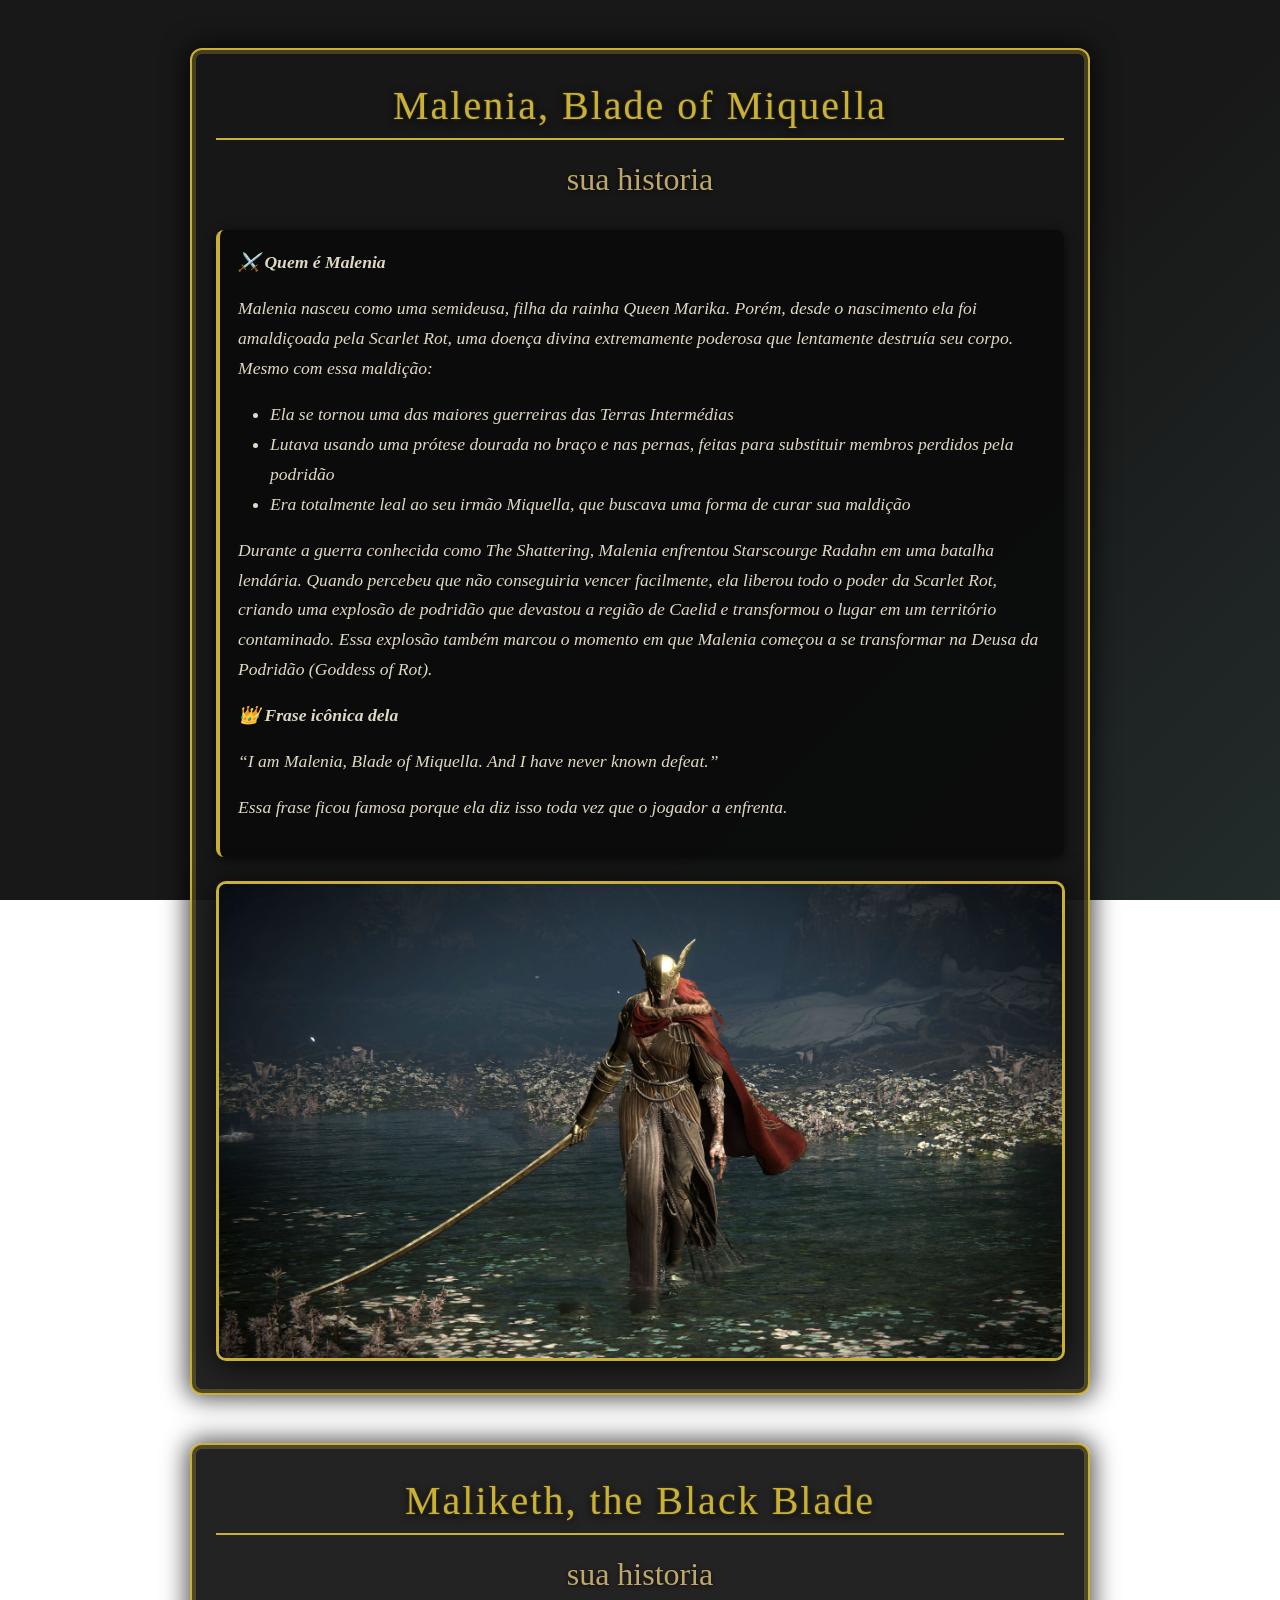
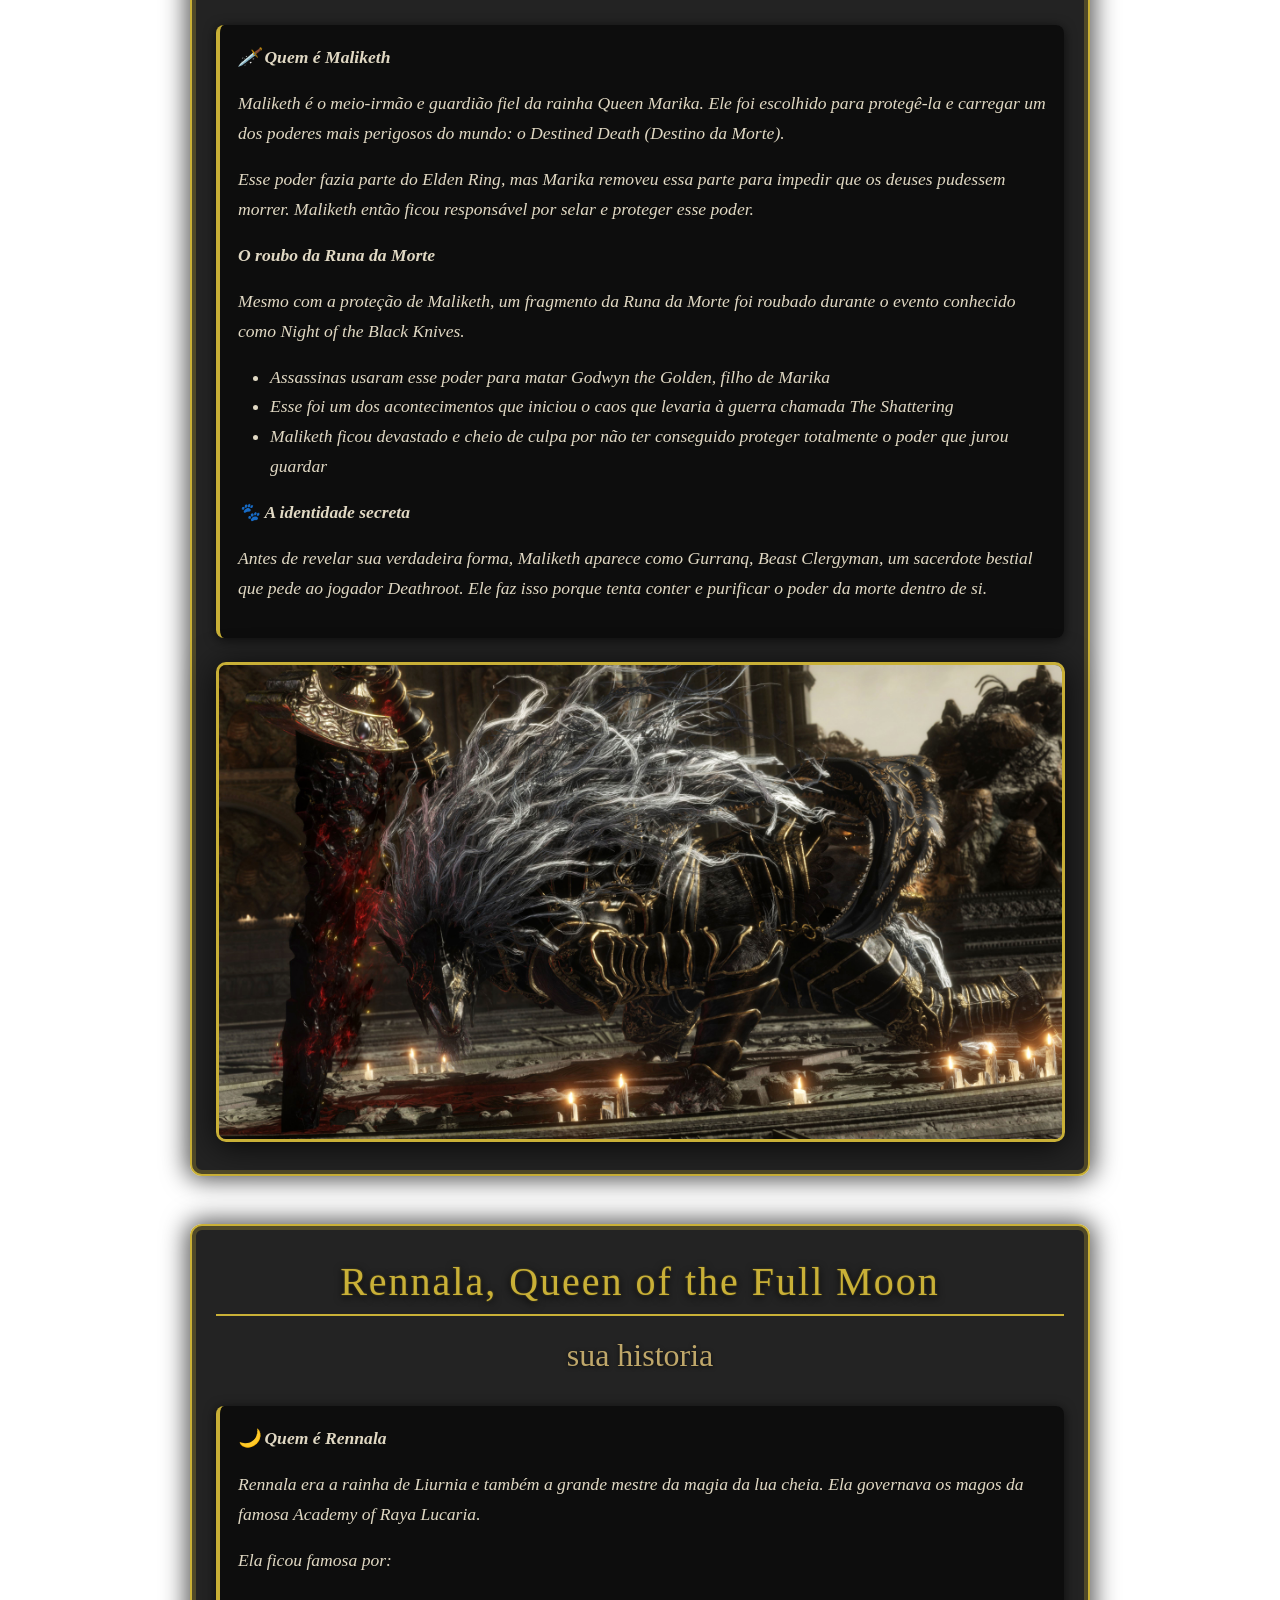
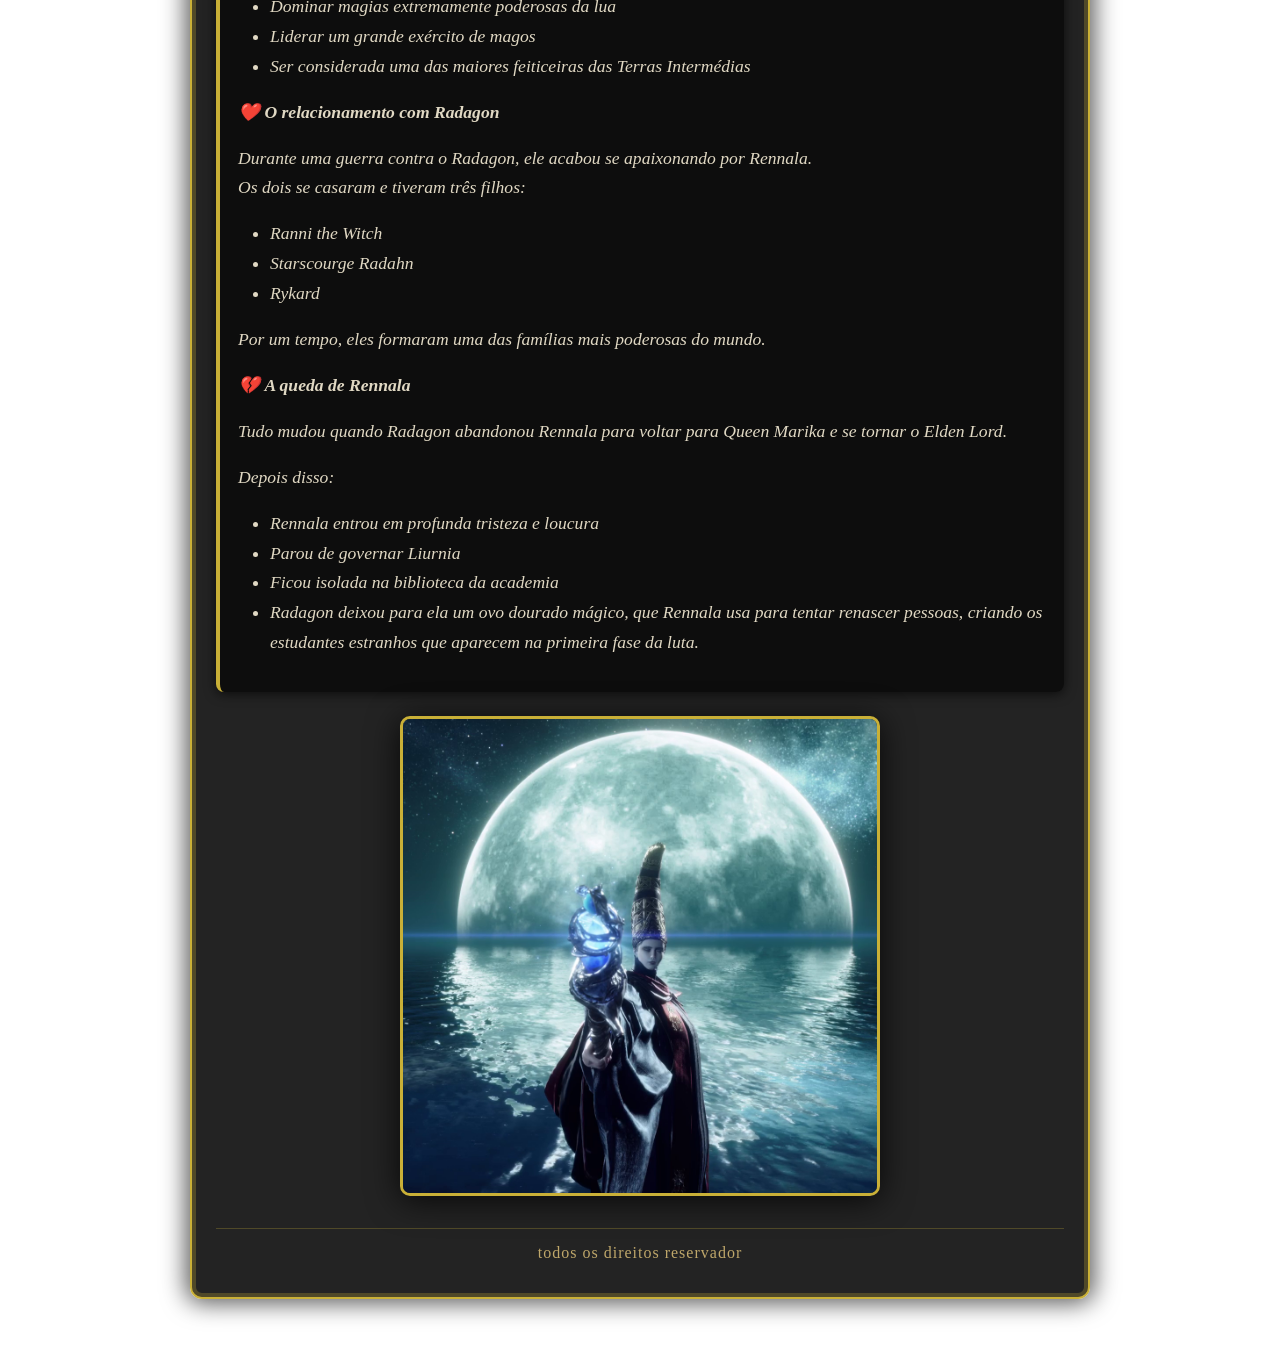
<file: index.html>
<!DOCTYPE html>
<html lang="en">
<head>
    <meta charset="UTF-8">
    <meta name="viewport" content="width=device-width, initial-scale=1.0">
</head>
    <title>Historia ELDEN RING</title>
    <!-- Bootstrap CSS -->
    <link href="https://cdn.jsdelivr.net/npm/bootstrap@5.3.2/dist/css/bootstrap.min.css" rel="stylesheet">
    <link rel="stylesheet" href="syle2.css">
</head>
</body>
    <div class="container mt-5 mb-5">
        <h1 class="titulo1">Malenia, Blade of Miquella</h1>
        <h2>sua historia</h2>
        <div class="paragrafos">
            <p>⚔️ <strong>Quem é Malenia</strong></p>
            <p>Malenia nasceu como uma semideusa, filha da rainha Queen Marika. Porém, desde o nascimento ela foi amaldiçoada pela Scarlet Rot, uma doença divina extremamente poderosa que lentamente destruía seu corpo. Mesmo com essa maldição:</p>
            <ul>
                <li>Ela se tornou uma das maiores guerreiras das Terras Intermédias</li>
                <li>Lutava usando uma prótese dourada no braço e nas pernas, feitas para substituir membros perdidos pela podridão</li>
                <li>Era totalmente leal ao seu irmão Miquella, que buscava uma forma de curar sua maldição</li>
            </ul>
            <p>Durante a guerra conhecida como The Shattering, Malenia enfrentou Starscourge Radahn em uma batalha lendária. Quando percebeu que não conseguiria vencer facilmente, ela liberou todo o poder da Scarlet Rot, criando uma explosão de podridão que devastou a região de Caelid e transformou o lugar em um território contaminado. Essa explosão também marcou o momento em que Malenia começou a se transformar na Deusa da Podridão (Goddess of Rot).</p>
            <p>👑 <strong>Frase icônica dela</strong></p>
            <blockquote>“I am Malenia, Blade of Miquella. And I have never known defeat.”</blockquote>
            <p>Essa frase ficou famosa porque ela diz isso toda vez que o jogador a enfrenta.</p>
        </div>
        <img src="imagens/malenia,-blade-of-miquella.png" class="fotos img-fluid mx-auto d-block">
    </div>

    <div class="container mb-5">
        <h1 class="titulo1">Maliketh, the Black Blade</h1>
        <h2>sua historia</h2>
        <div class="paragrafos">
            <p>🗡️ <strong>Quem é Maliketh</strong></p>
            <p>Maliketh é o meio-irmão e guardião fiel da rainha Queen Marika. Ele foi escolhido para protegê-la e carregar um dos poderes mais perigosos do mundo: o Destined Death (Destino da Morte).</p>
            <p>Esse poder fazia parte do Elden Ring, mas Marika removeu essa parte para impedir que os deuses pudessem morrer. Maliketh então ficou responsável por selar e proteger esse poder.</p>
            <p><strong>O roubo da Runa da Morte</strong></p>
            <p>Mesmo com a proteção de Maliketh, um fragmento da Runa da Morte foi roubado durante o evento conhecido como Night of the Black Knives.</p>
            <ul>
                <li>Assassinas usaram esse poder para matar Godwyn the Golden, filho de Marika</li>
                <li>Esse foi um dos acontecimentos que iniciou o caos que levaria à guerra chamada The Shattering</li>
                <li>Maliketh ficou devastado e cheio de culpa por não ter conseguido proteger totalmente o poder que jurou guardar</li>
            </ul>
            <p>🐾 <strong>A identidade secreta</strong></p>
            <p>Antes de revelar sua verdadeira forma, Maliketh aparece como Gurranq, Beast Clergyman, um sacerdote bestial que pede ao jogador Deathroot. Ele faz isso porque tenta conter e purificar o poder da morte dentro de si.</p>
        </div>
        <img src="imagens/maliketh-the-black-blade-4k.png" class="fotos img-fluid mx-auto d-block">
    </div>

    <div class="container mb-5">
        <h1 class="titulo1">Rennala, Queen of the Full Moon</h1>
        <h2>sua historia</h2>
        <div class="paragrafos">
            <p>🌙 <strong>Quem é Rennala</strong></p>
            <p>Rennala era a rainha de Liurnia e também a grande mestre da magia da lua cheia. Ela governava os magos da famosa Academy of Raya Lucaria.</p>
            <p>Ela ficou famosa por:</p>
            <ul>
                <li>Dominar magias extremamente poderosas da lua</li>
                <li>Liderar um grande exército de magos</li>
                <li>Ser considerada uma das maiores feiticeiras das Terras Intermédias</li>
            </ul>
            <p>❤️ <strong>O relacionamento com Radagon</strong></p>
            <p>Durante uma guerra contra o Radagon, ele acabou se apaixonando por Rennala.<br>
            Os dois se casaram e tiveram três filhos:</p>
            <ul>
                <li>Ranni the Witch</li>
                <li>Starscourge Radahn</li>
                <li>Rykard</li>
            </ul>
            <p>Por um tempo, eles formaram uma das famílias mais poderosas do mundo.</p>
            <p>💔 <strong>A queda de Rennala</strong></p>
            <p>Tudo mudou quando Radagon abandonou Rennala para voltar para Queen Marika e se tornar o Elden Lord.</p>
            <p>Depois disso:</p>
            <ul>
                <li>Rennala entrou em profunda tristeza e loucura</li>
                <li>Parou de governar Liurnia</li>
                <li>Ficou isolada na biblioteca da academia</li>
                <li>Radagon deixou para ela um ovo dourado mágico, que Rennala usa para tentar renascer pessoas, criando os estudantes estranhos que aparecem na primeira fase da luta.</li>
            </ul>
        </div>
        <img src="imagens/6XxJnDRNDYP5zQBNqNxUsQ.png[.png" class="fotos img-fluid mx-auto d-block">
        <footer>todos os direitos reservador</footer>
    </div>

    <!-- Bootstrap JS (opcional, para componentes interativos) -->
    <script src="https://cdn.jsdelivr.net/npm/bootstrap@5.3.2/dist/js/bootstrap.bundle.min.js"></script>
</html>
</file>
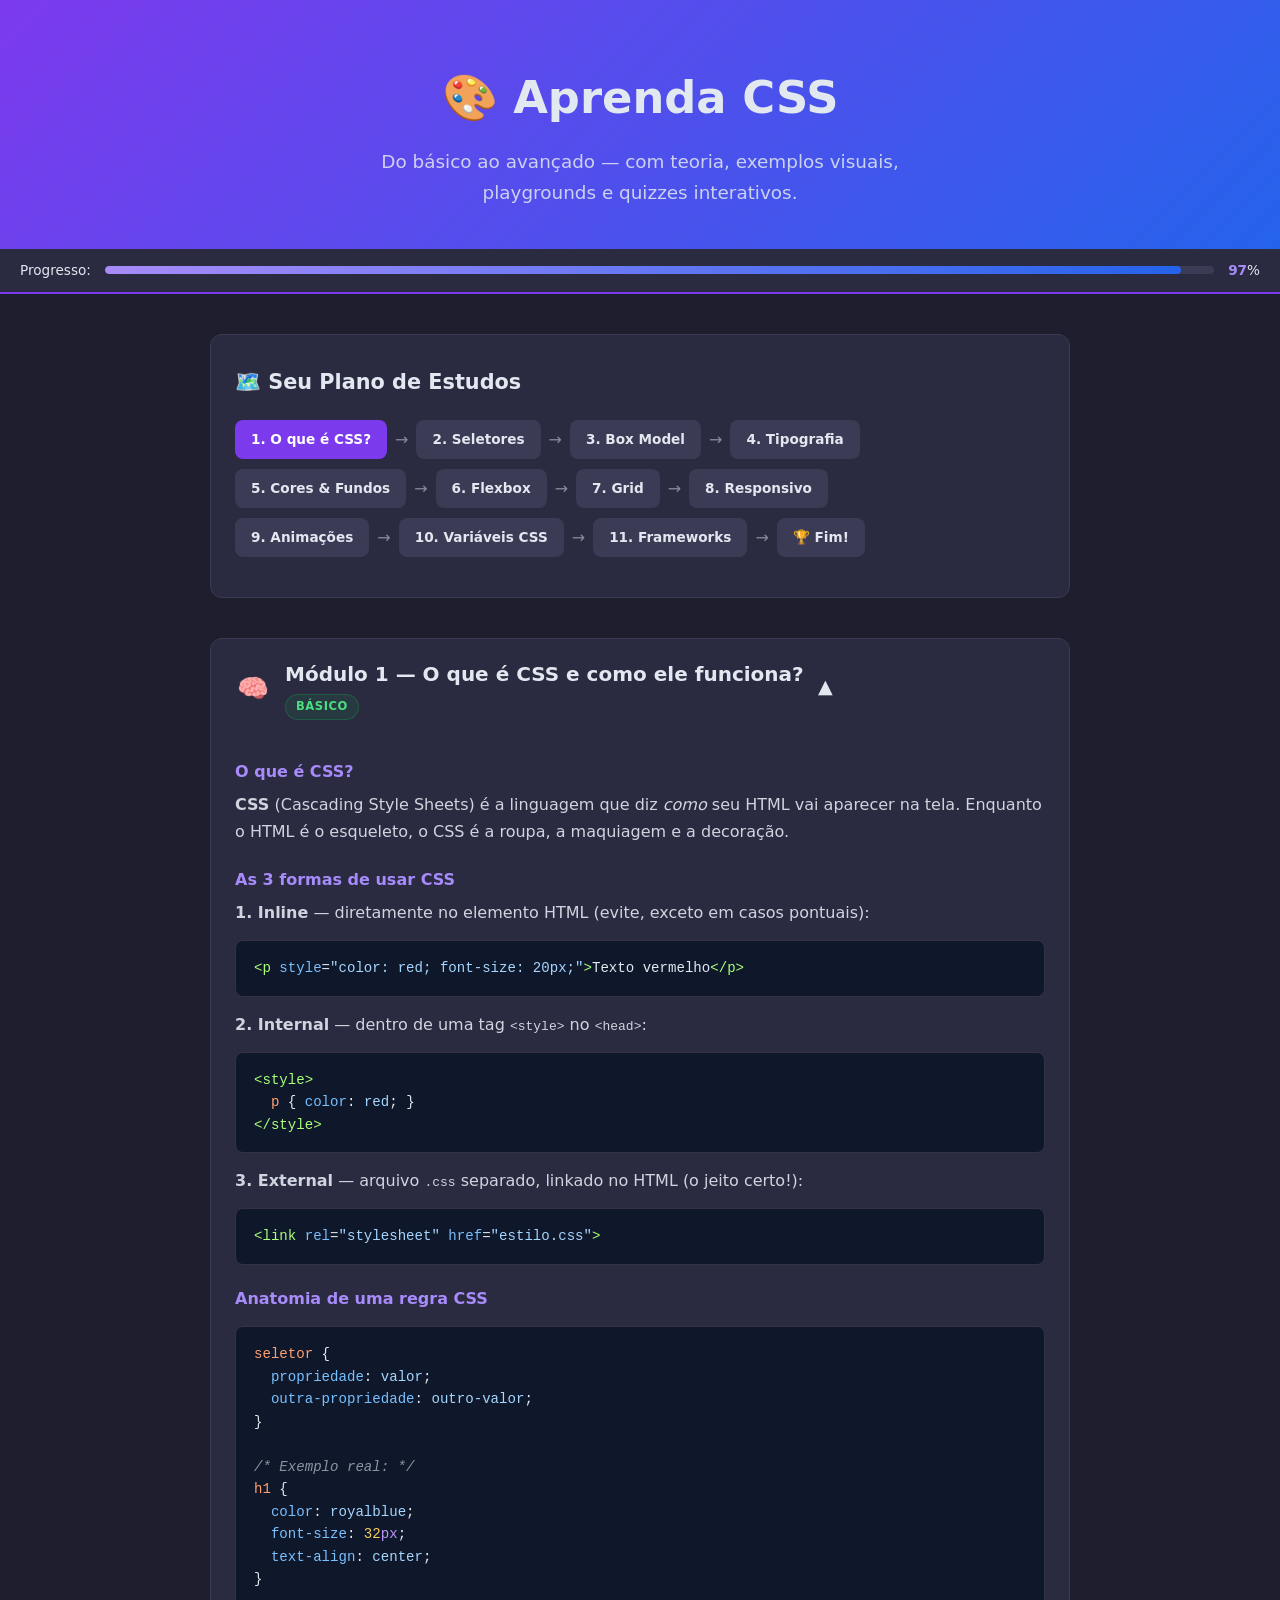
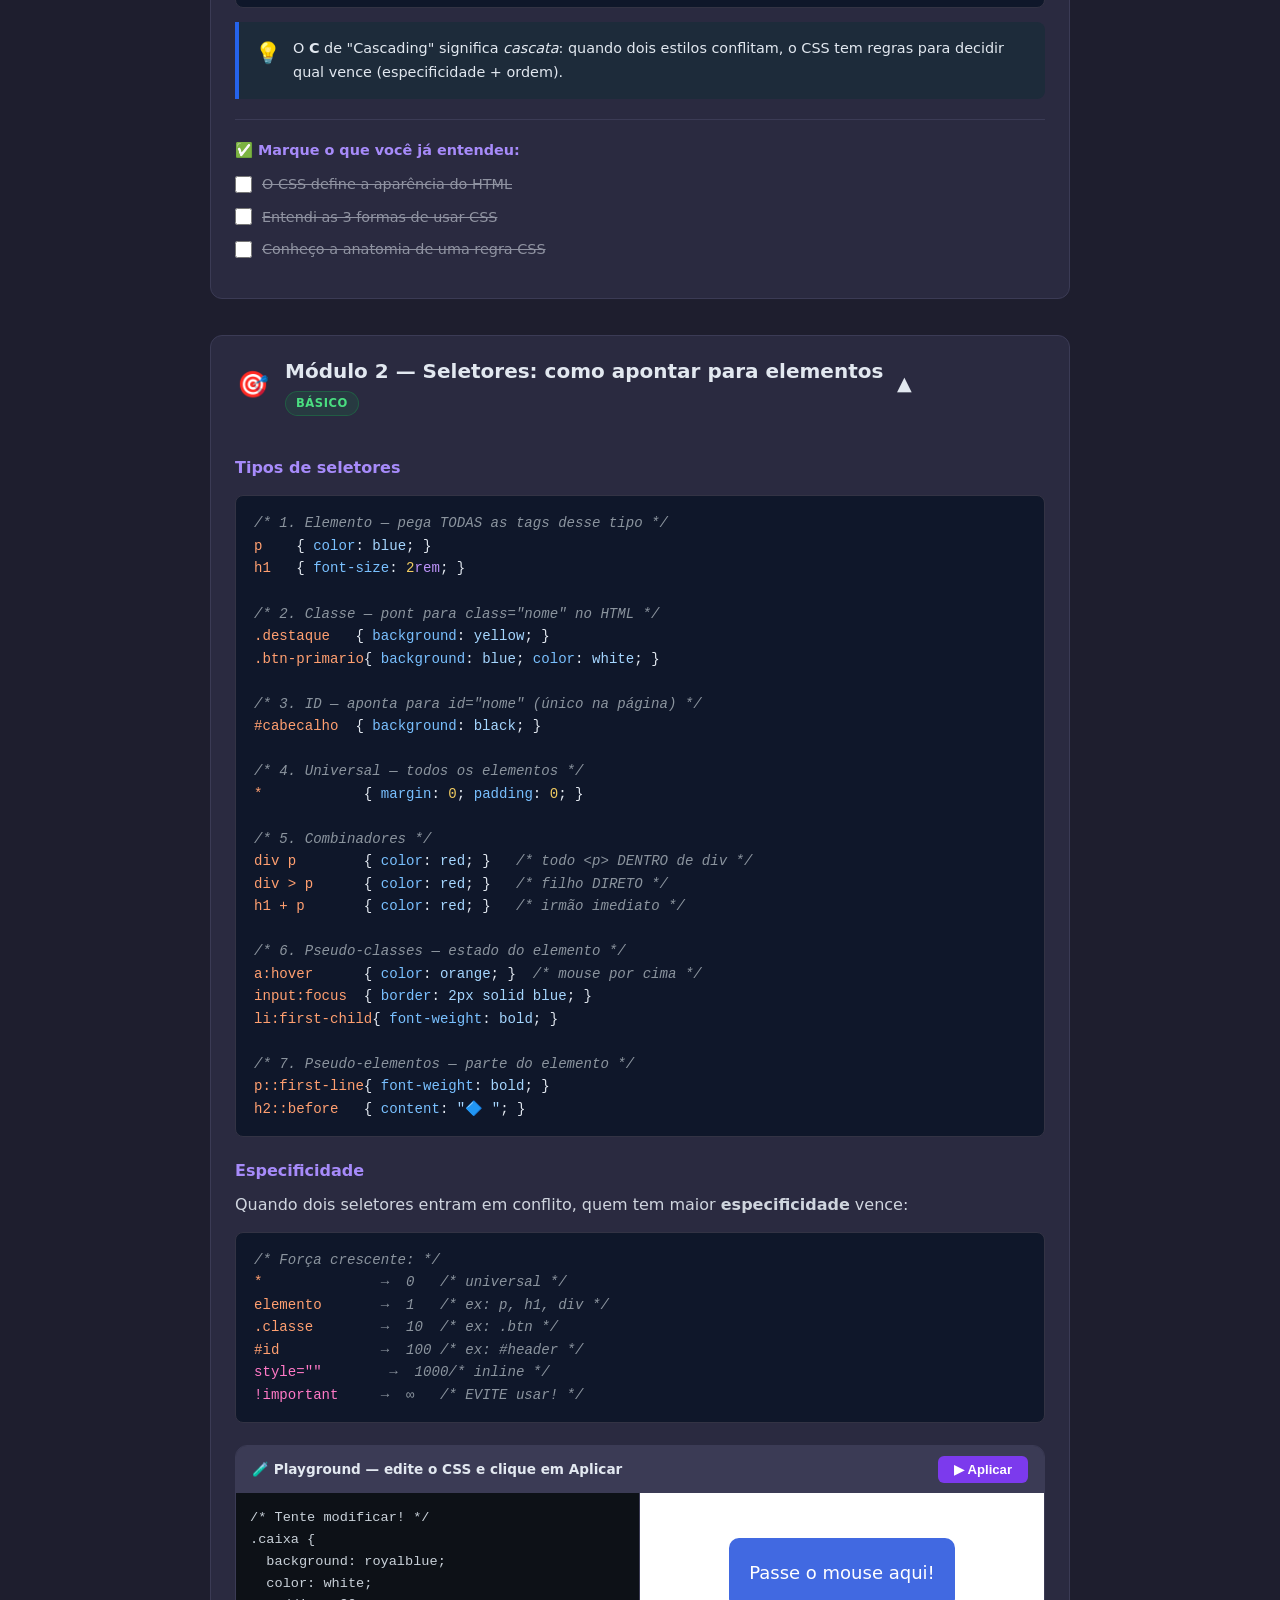
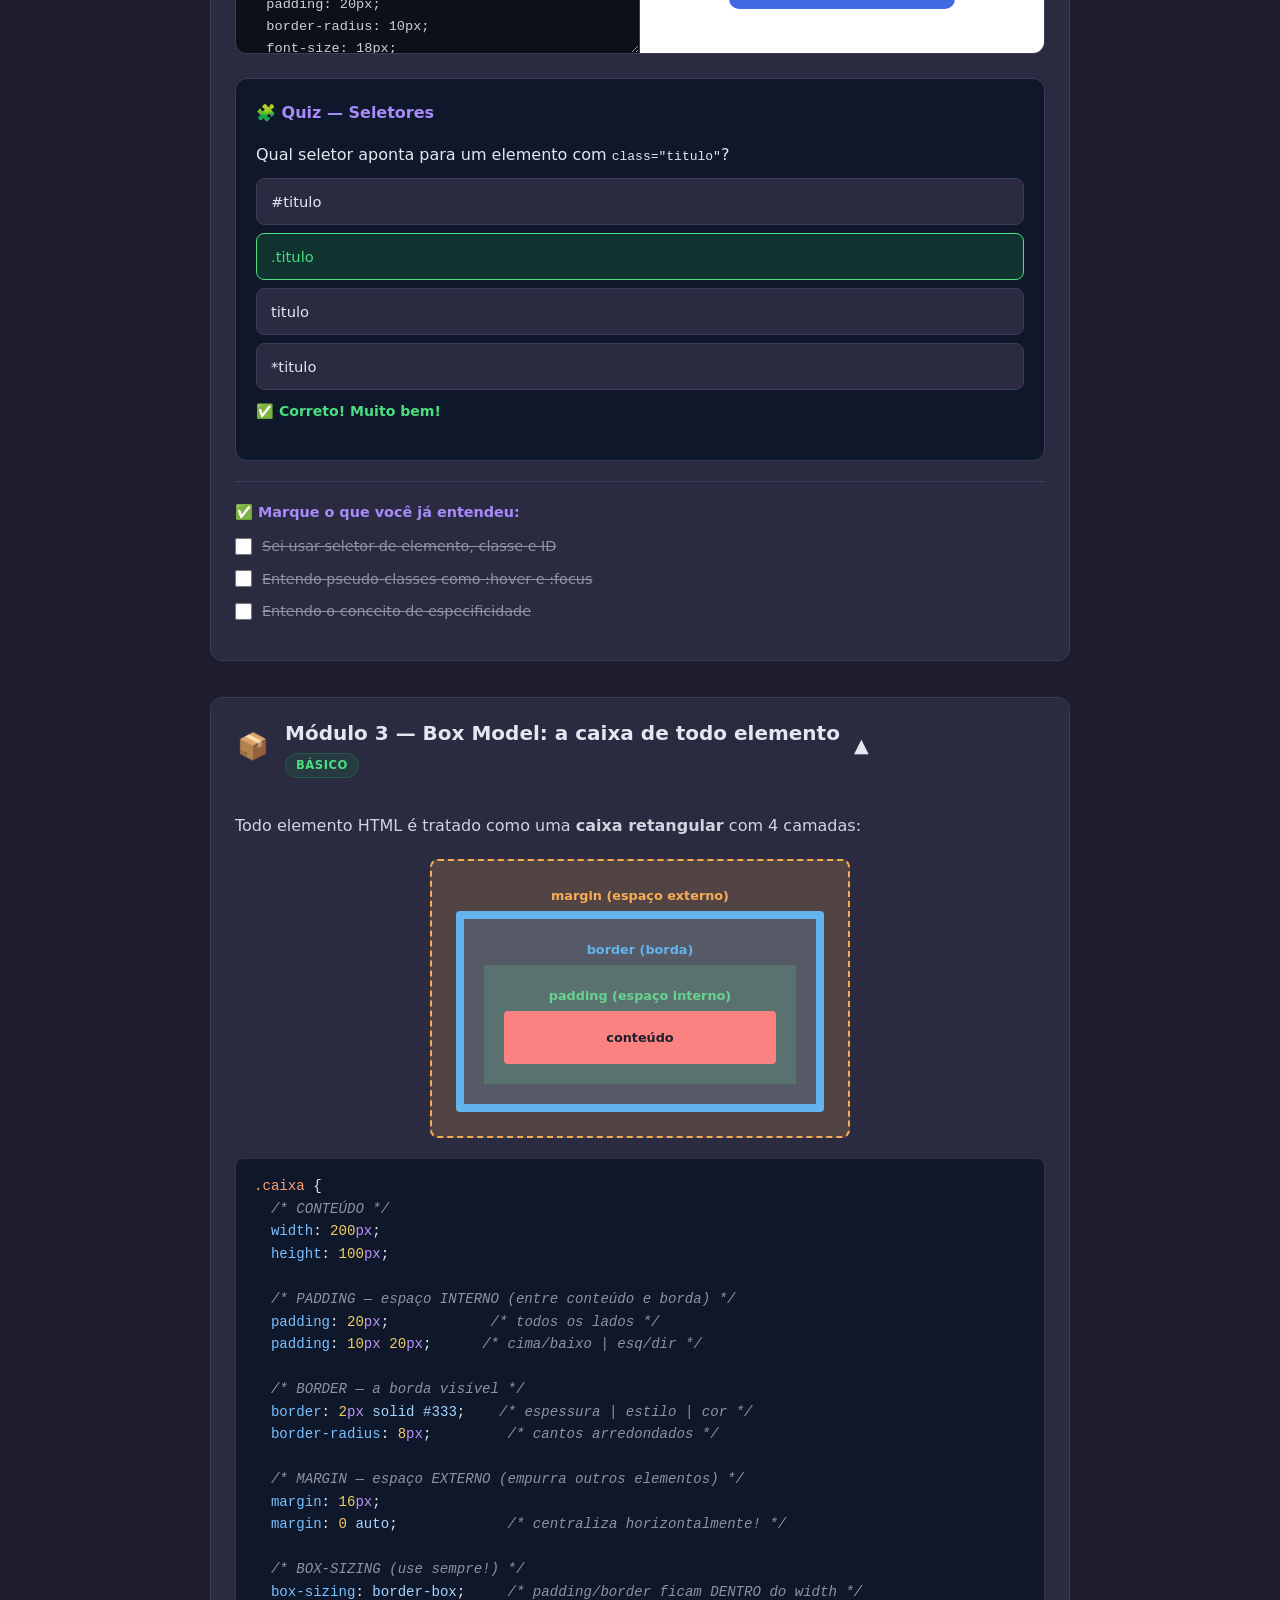
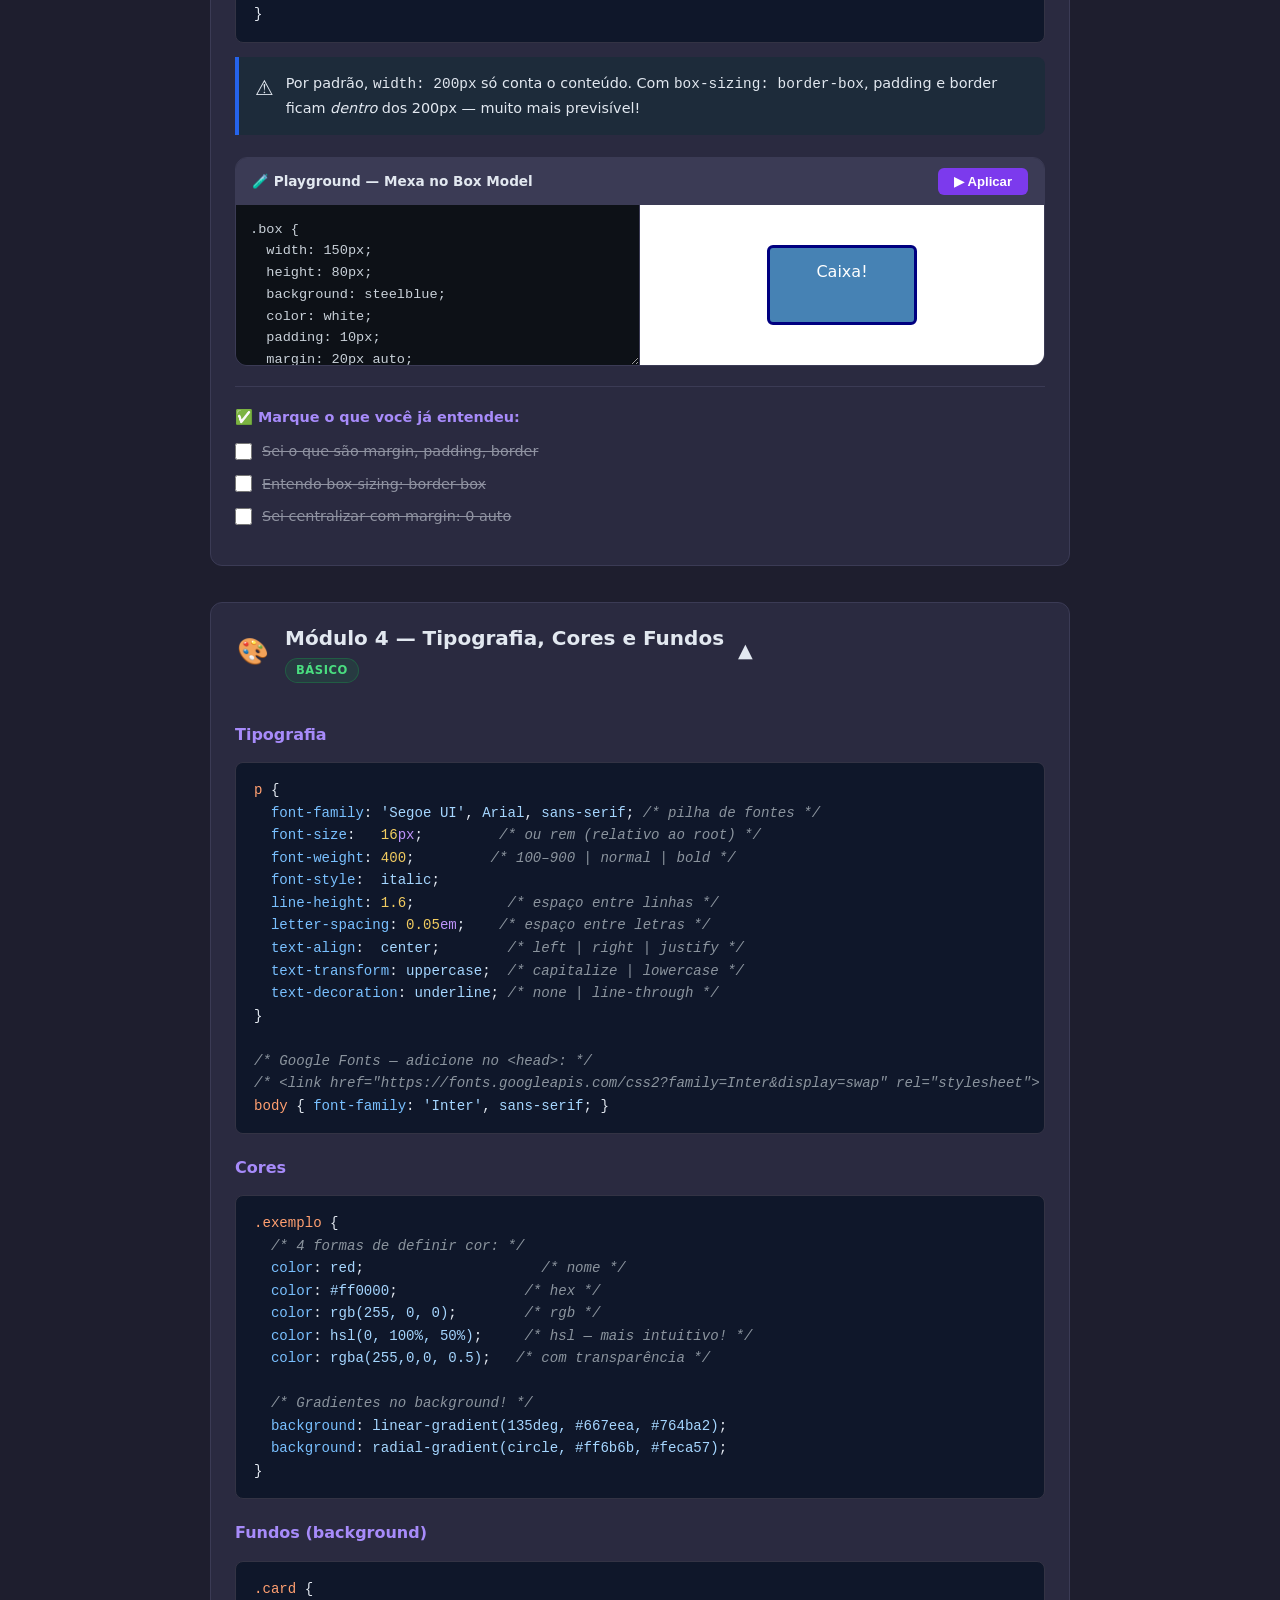
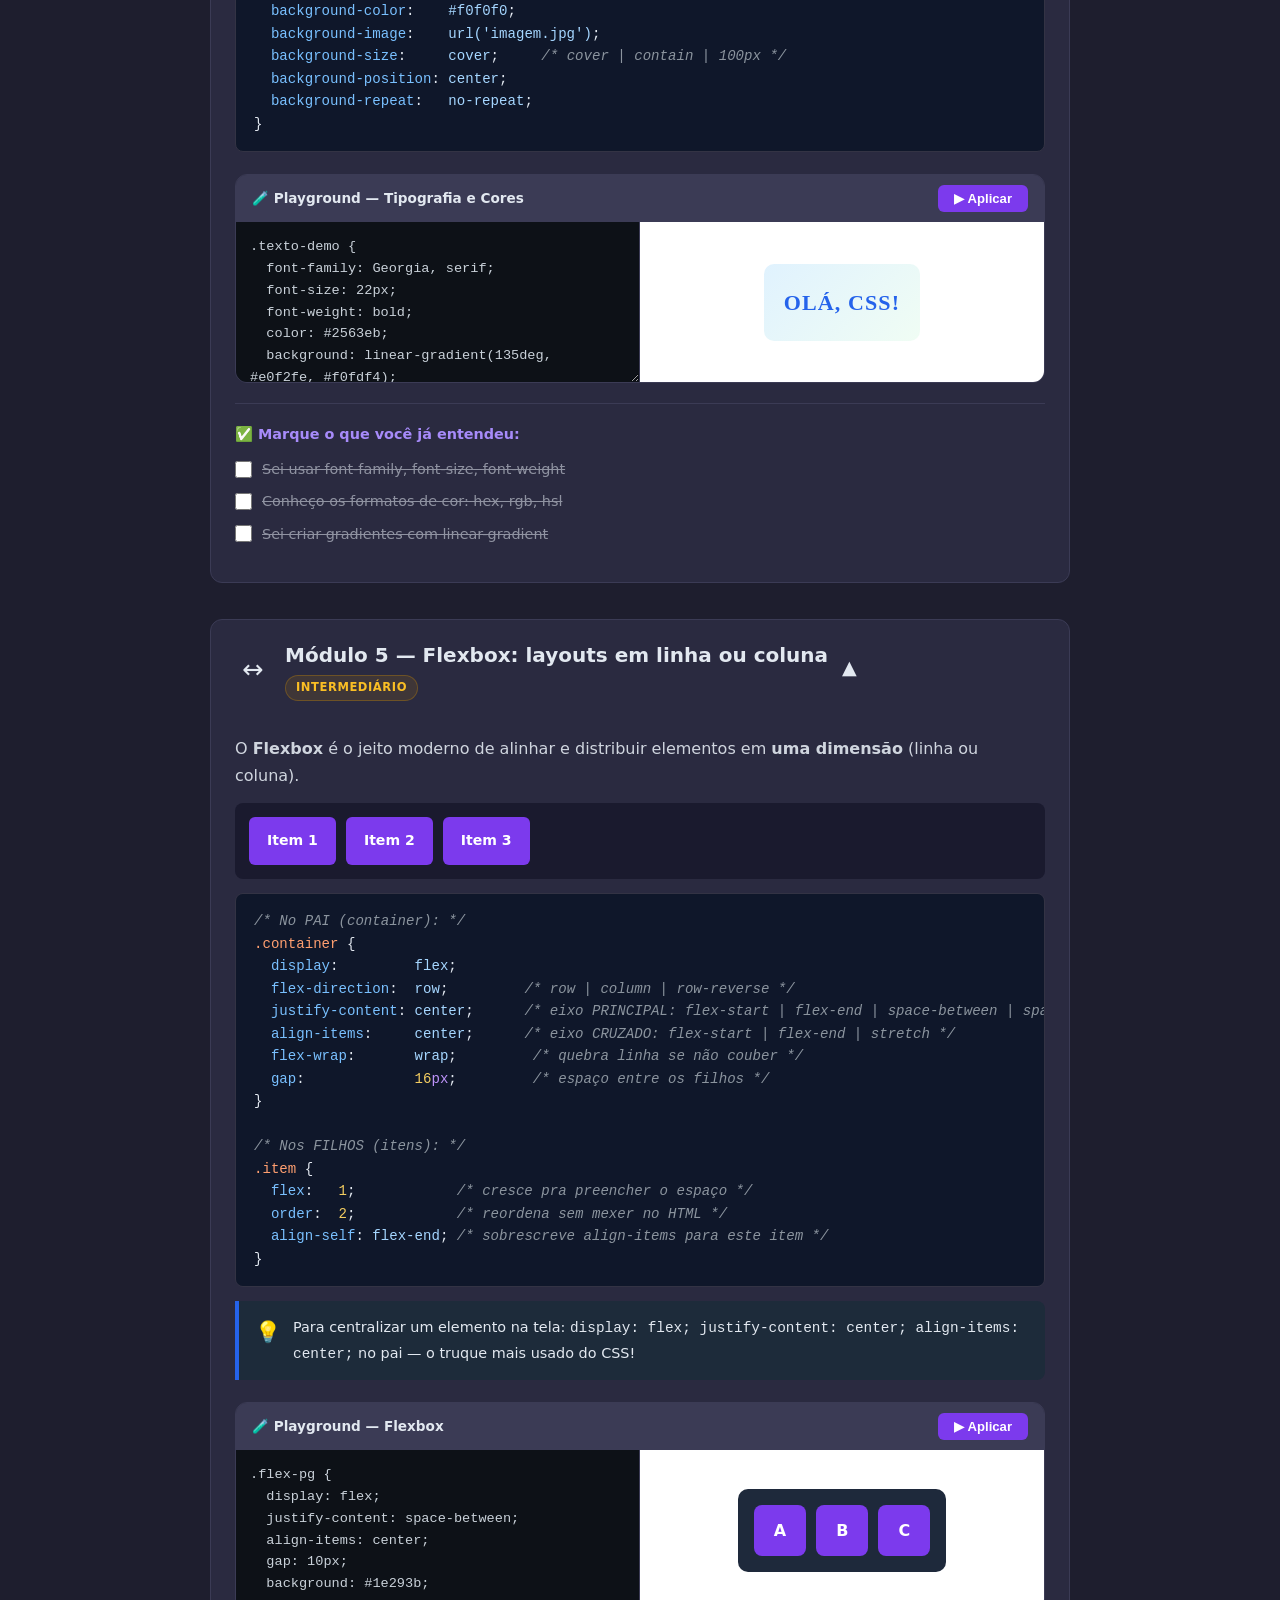
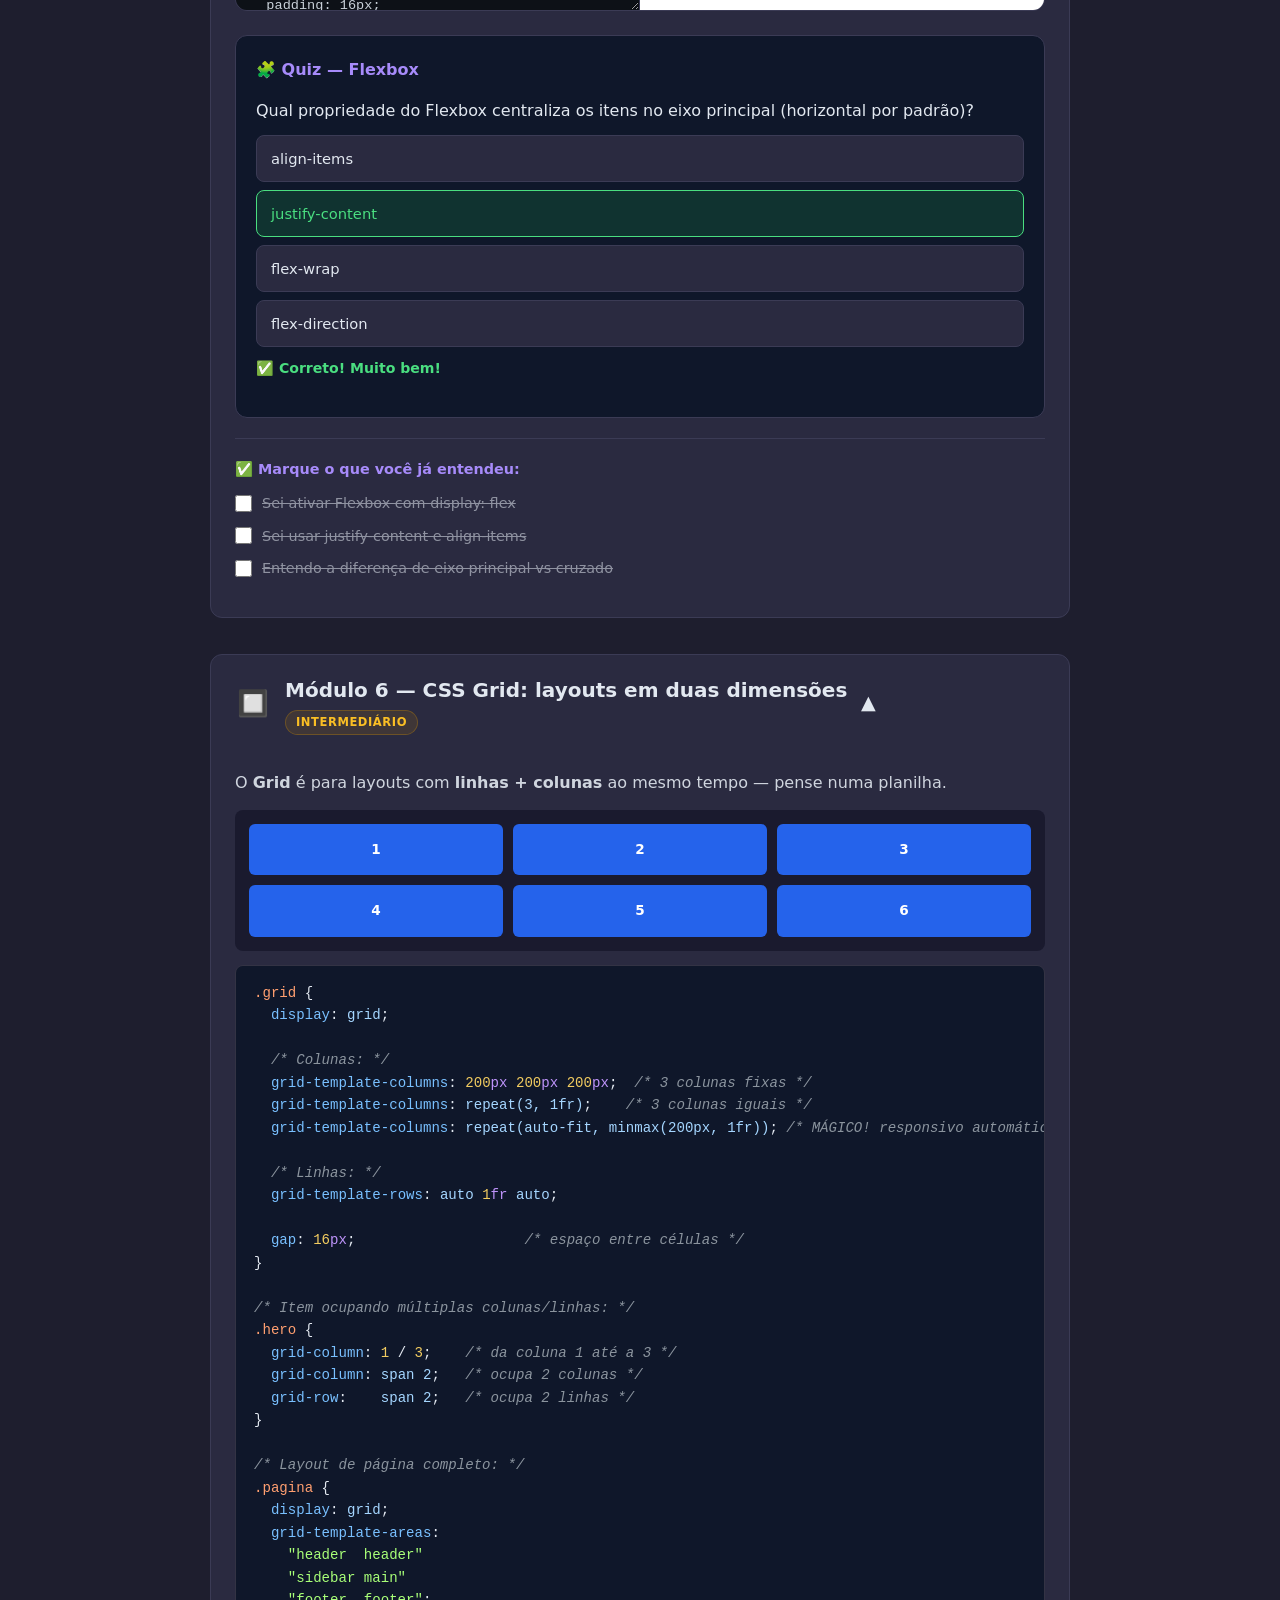
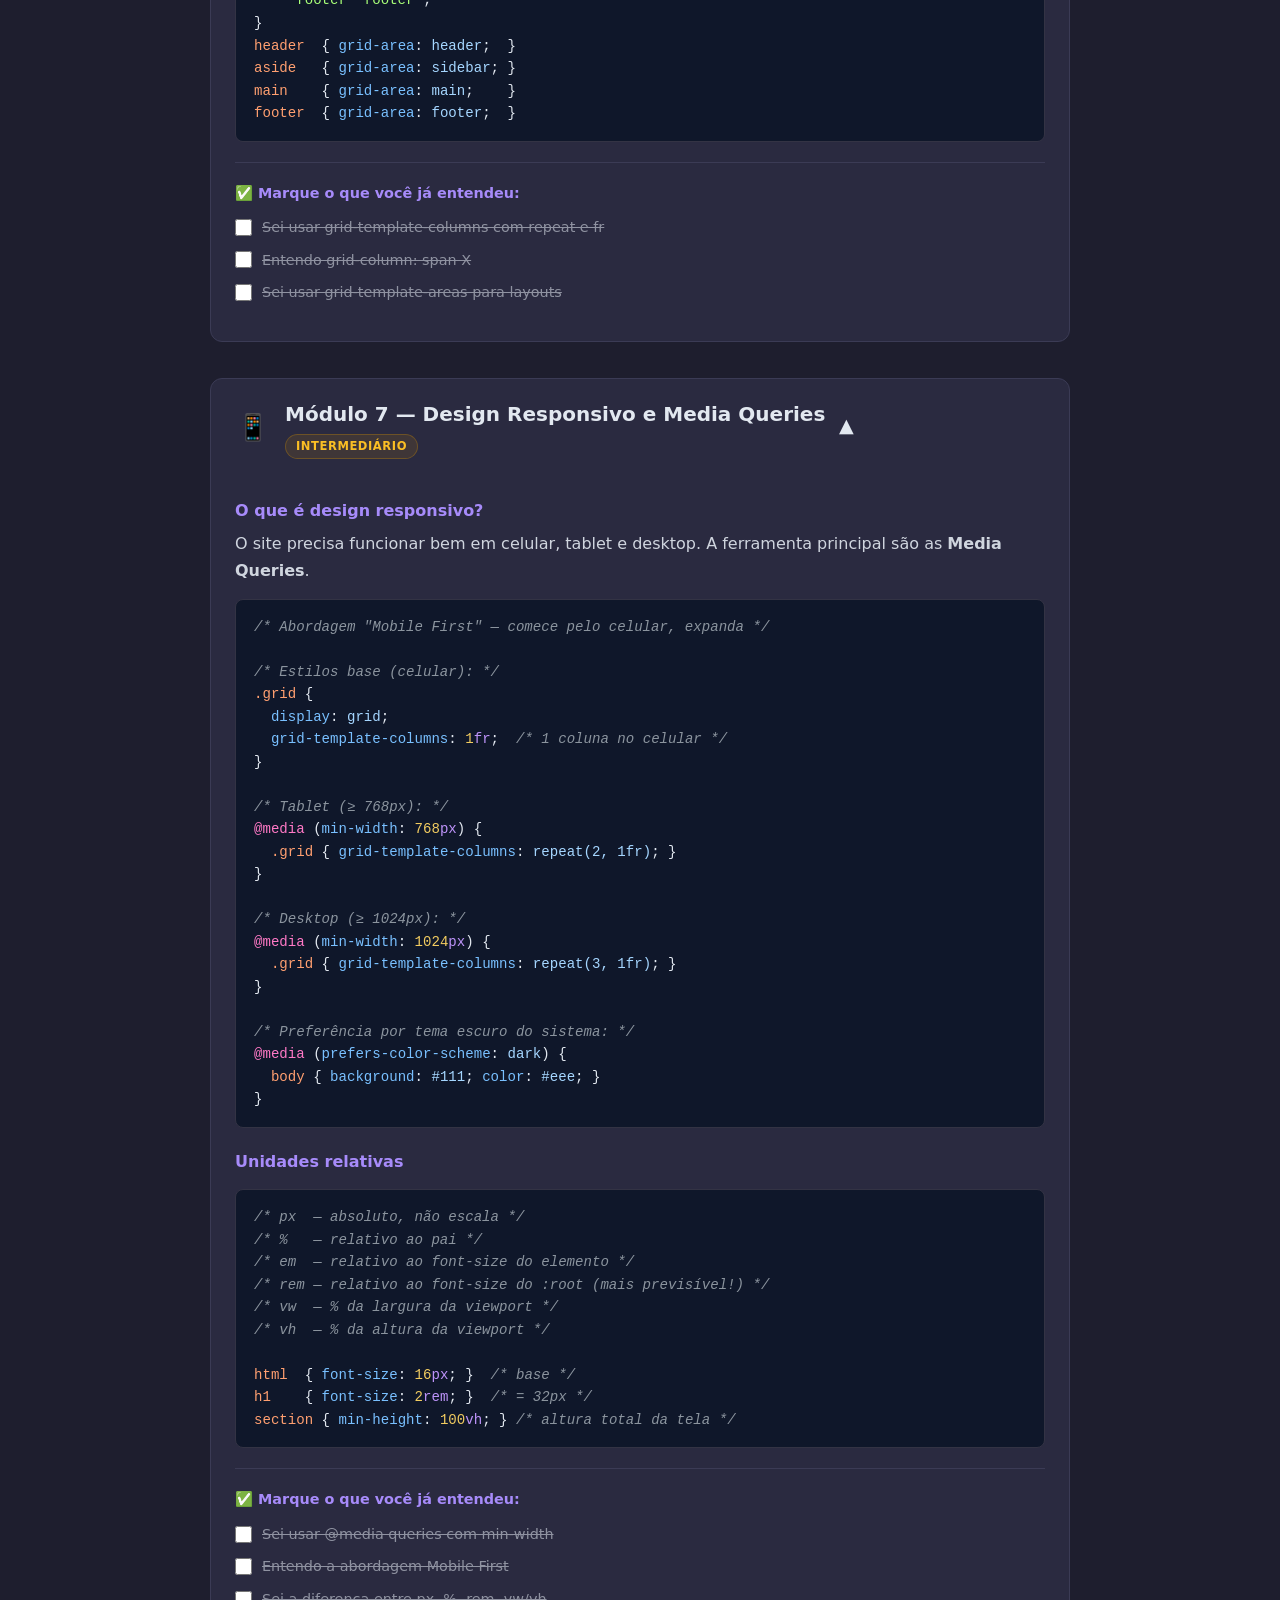
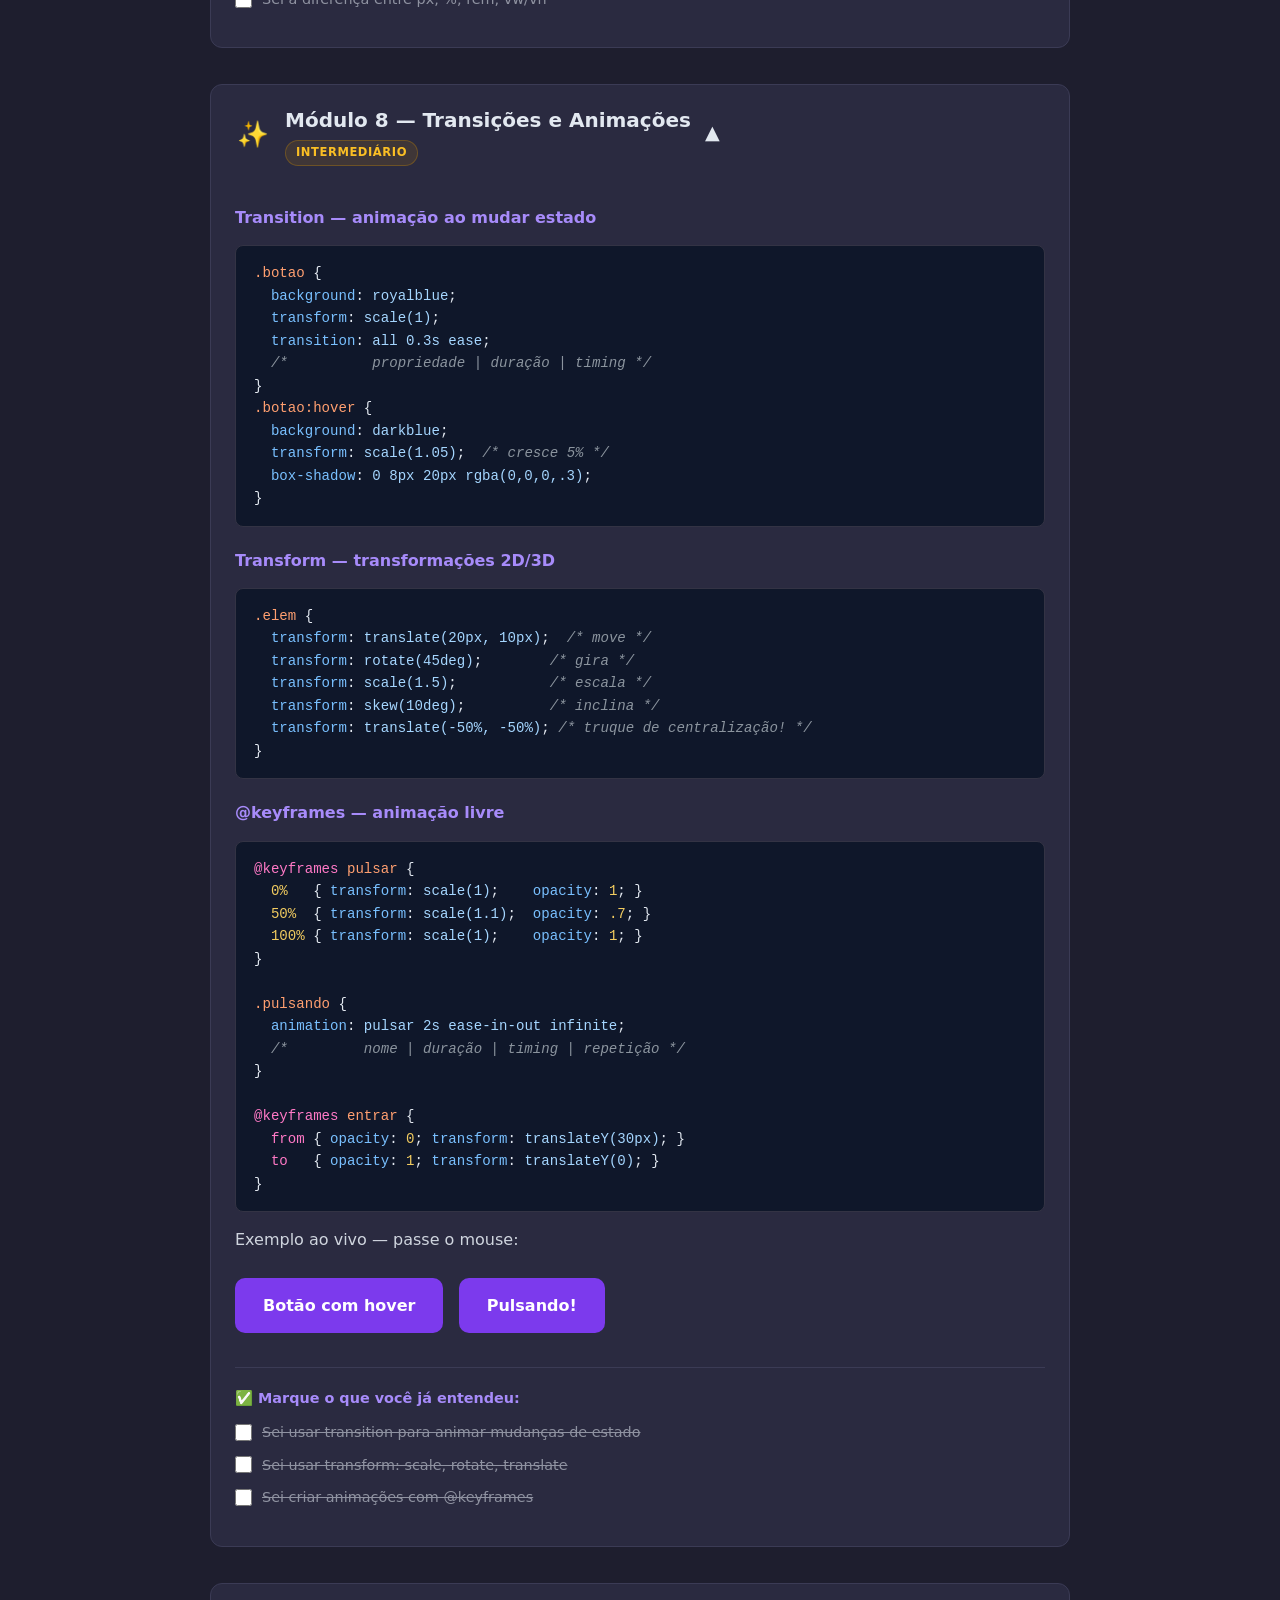
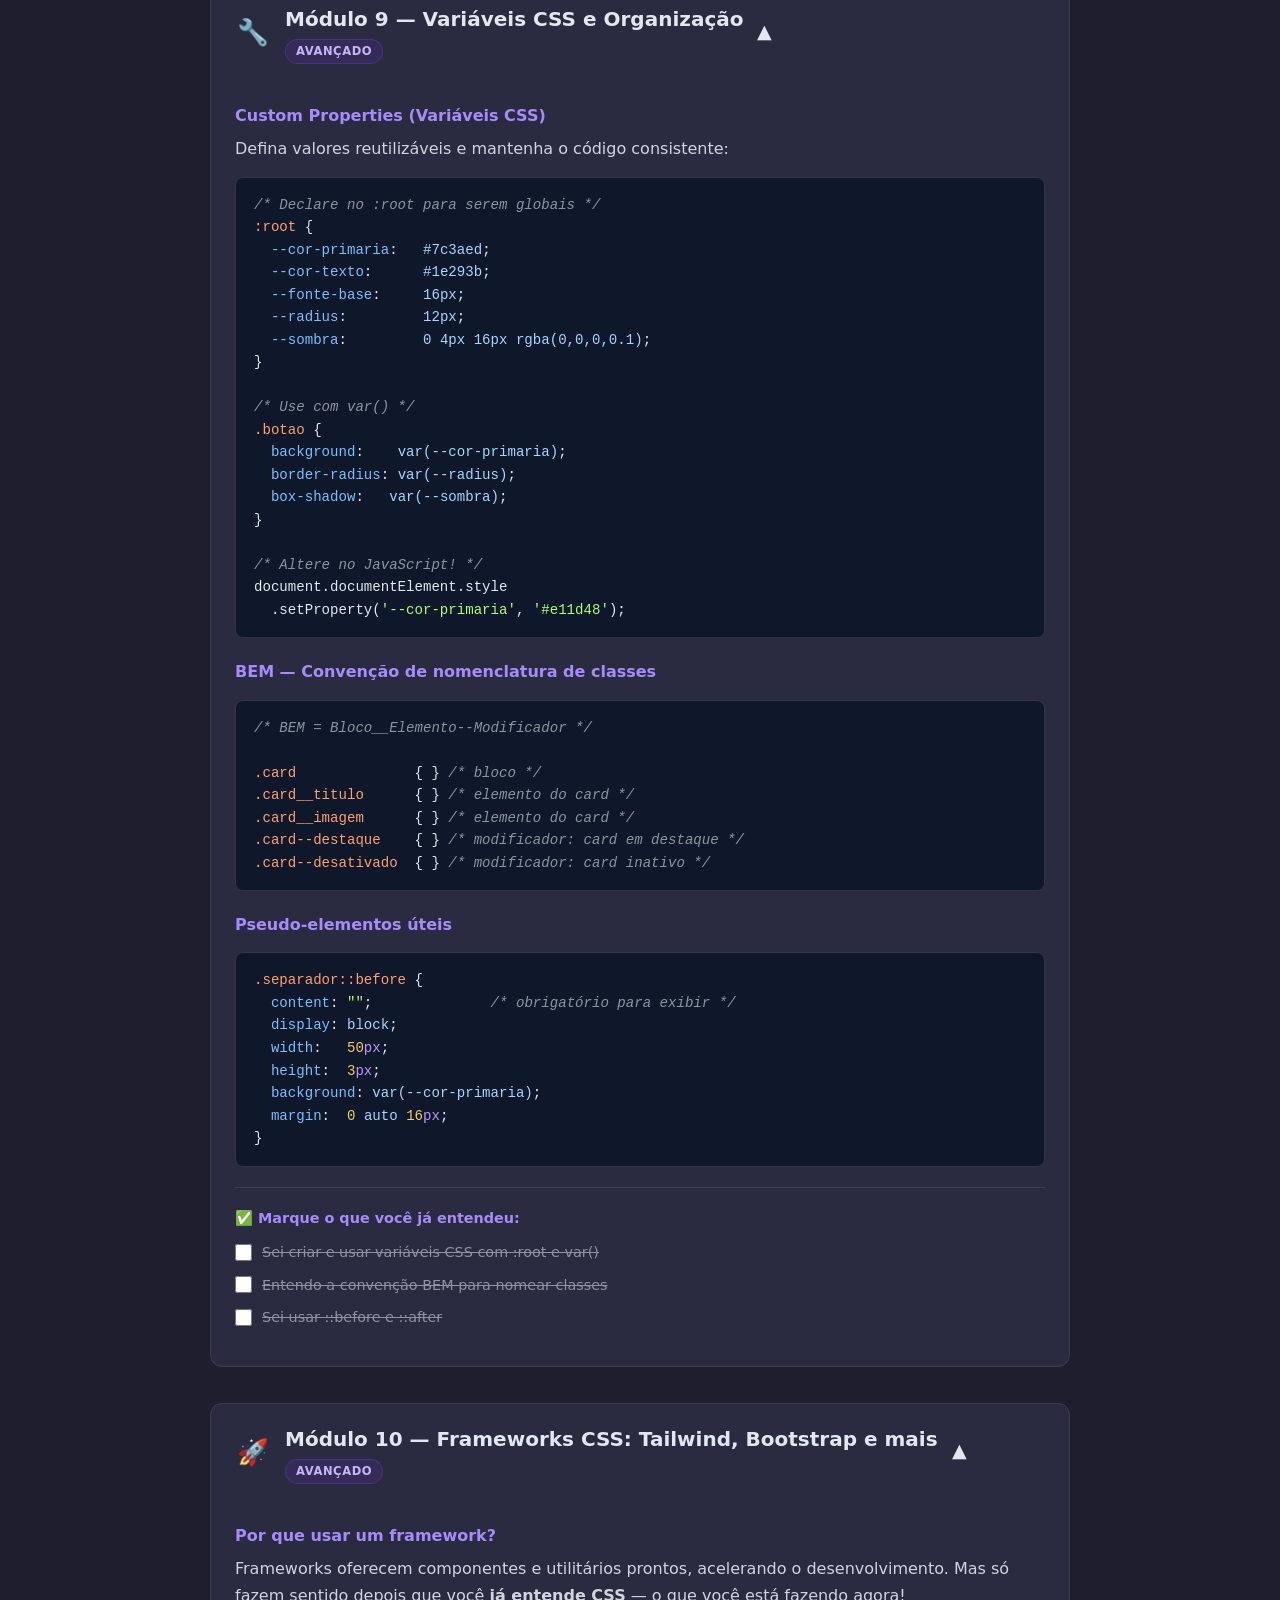
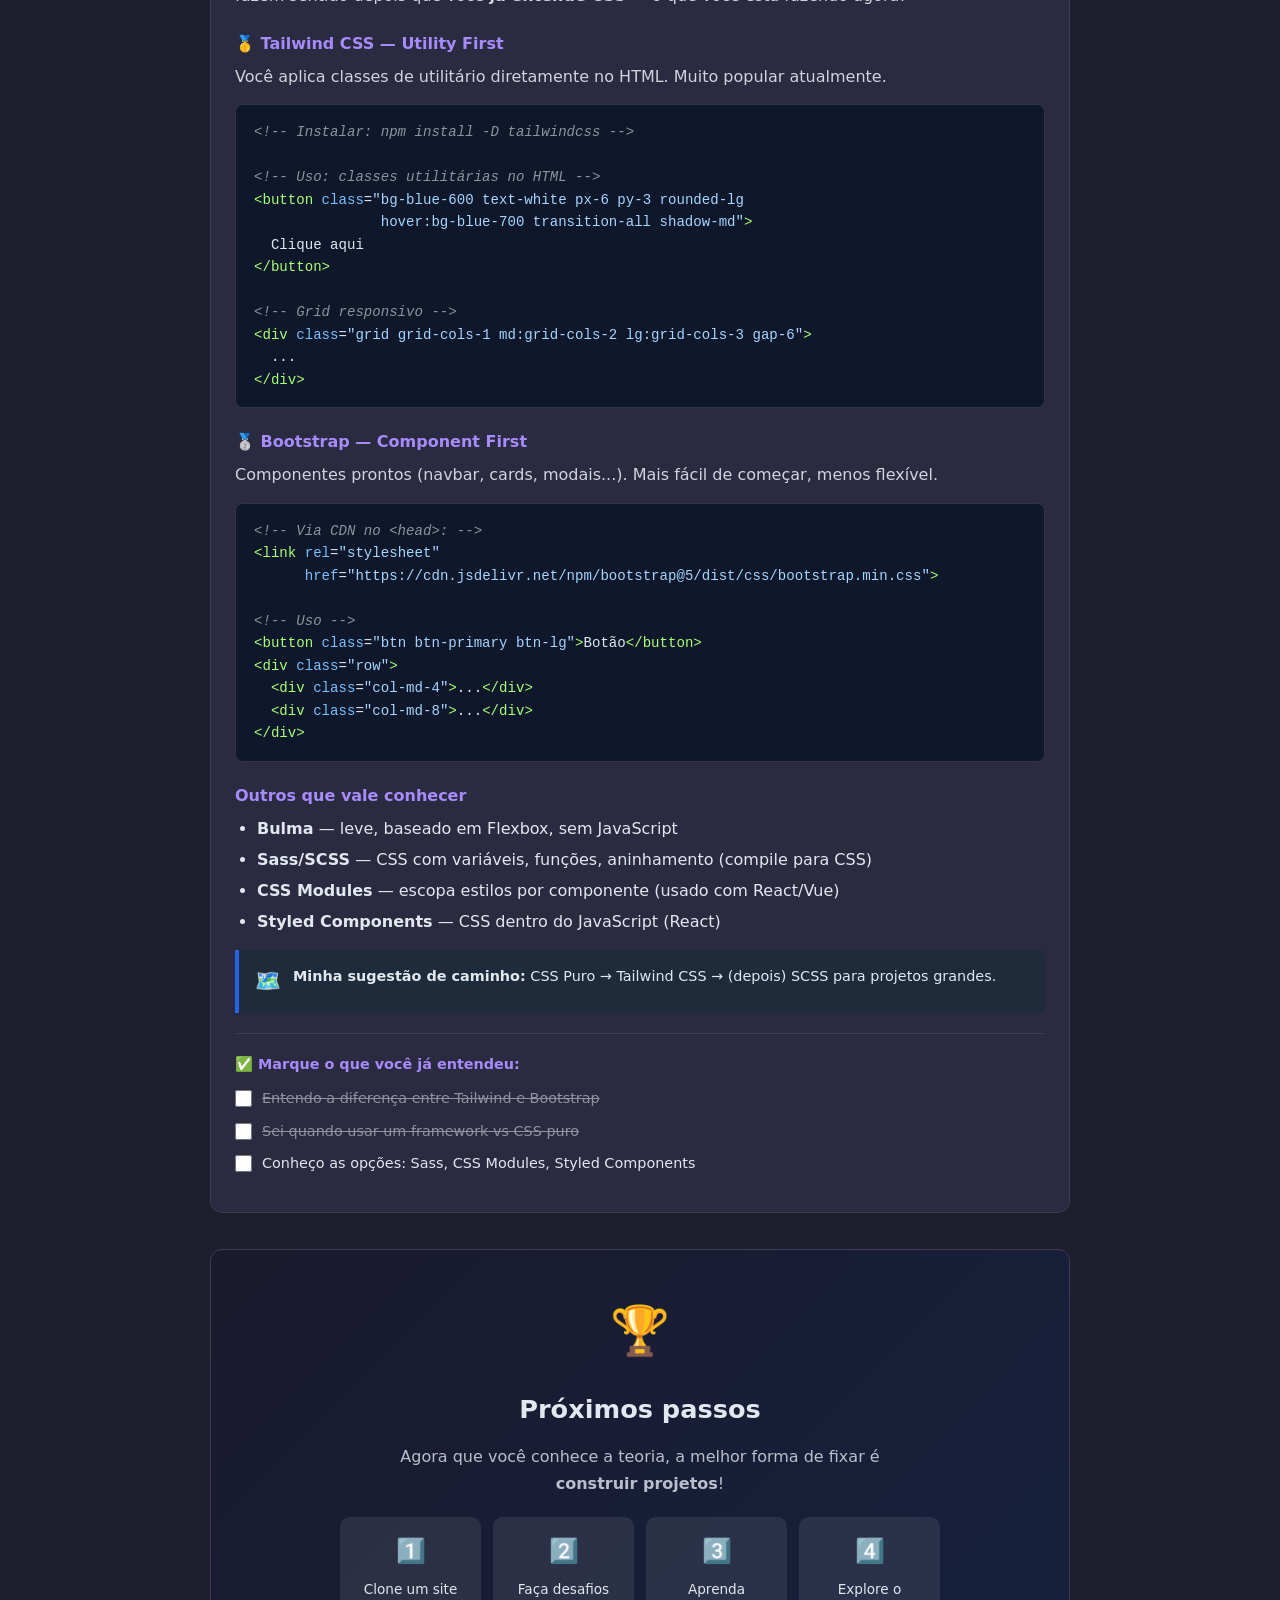
<file: aula-css-interativa-consulta.html>
<!DOCTYPE html>
<!-- saved from url=(0069)file:///C:/Users/Pichau/Desktop/LAURA/DRHTML/aula-css-interativa.html -->
<html lang="pt-BR"><head><meta http-equiv="Content-Type" content="text/html; charset=UTF-8">
  
  <meta name="viewport" content="width=device-width, initial-scale=1.0">
  <title>Aprenda CSS — Do Zero ao Avançado</title>
  <style>
    /* ===== RESET & BASE ===== */
    *, *::before, *::after { box-sizing: border-box; margin: 0; padding: 0; }

    :root {
      --roxo:   #7c3aed;
      --roxo2:  #a78bfa;
      --azul:   #2563eb;
      --verde:  #16a34a;
      --laranja:#ea580c;
      --rosa:   #db2777;
      --cinza:  #1e1e2e;
      --cinza2: #2a2a40;
      --cinza3: #3b3b55;
      --texto:  #e2e8f0;
      --code:   #0f172a;
      --radius: 12px;
    }

    body {
      font-family: 'Segoe UI', system-ui, sans-serif;
      background: var(--cinza);
      color: var(--texto);
      line-height: 1.7;
    }

    /* ===== HEADER ===== */
    header {
      background: linear-gradient(135deg, var(--roxo), var(--azul));
      text-align: center;
      padding: 60px 20px 40px;
    }
    header h1 { font-size: 2.8rem; margin-bottom: 10px; }
    header p  { font-size: 1.15rem; opacity: .85; max-width: 600px; margin: auto; }

    /* ===== PROGRESSO ===== */
    #barra-progresso {
      position: sticky;
      top: 0;
      z-index: 999;
      background: var(--cinza2);
      padding: 10px 20px;
      display: flex;
      align-items: center;
      gap: 14px;
      border-bottom: 2px solid var(--roxo);
    }
    #barra-progresso span { font-size: .85rem; white-space: nowrap; }
    .trilho {
      flex: 1;
      height: 8px;
      background: var(--cinza3);
      border-radius: 99px;
      overflow: hidden;
    }
    .trilho-inner {
      height: 100%;
      width: 0%;
      background: linear-gradient(90deg, var(--roxo2), var(--azul));
      border-radius: 99px;
      transition: width .4s ease;
    }
    #pct { font-weight: 700; color: var(--roxo2); }

    /* ===== LAYOUT ===== */
    .container { max-width: 900px; margin: auto; padding: 40px 20px; }

    /* ===== MÓDULOS ===== */
    .modulo {
      background: var(--cinza2);
      border-radius: var(--radius);
      margin-bottom: 36px;
      overflow: hidden;
      border: 1px solid var(--cinza3);
    }
    .modulo-header {
      display: flex;
      align-items: center;
      gap: 14px;
      padding: 18px 24px;
      cursor: pointer;
      user-select: none;
      transition: background .2s;
    }
    .modulo-header:hover { background: var(--cinza3); }
    .modulo-header .icone {
      font-size: 1.6rem;
      min-width: 36px;
      text-align: center;
    }
    .modulo-header h2 { font-size: 1.25rem; flex: 1; }
    .modulo-header .seta {
      font-size: 1.2rem;
      transition: transform .3s;
    }
    .modulo-header.aberto .seta { transform: rotate(180deg); }
    .modulo-corpo {
      display: none;
      padding: 0 24px 28px;
    }
    .modulo-corpo.visivel { display: block; }

    /* ===== BADGE MÓDULO ===== */
    .badge-modulo {
      display: inline-block;
      font-size: .72rem;
      font-weight: 700;
      padding: 2px 10px;
      border-radius: 99px;
      letter-spacing: .05em;
      text-transform: uppercase;
    }
    .badge-basico    { background:#16a34a22; color:#4ade80; border:1px solid #16a34a55; }
    .badge-medio     { background:#ca8a0422; color:#fbbf24; border:1px solid #ca8a0455; }
    .badge-avancado  { background:#7c3aed22; color:#c4b5fd; border:1px solid #7c3aed55; }

    /* ===== TEORIA ===== */
    .teoria { margin-top: 16px; }
    .teoria h3 { font-size: 1rem; color: var(--roxo2); margin: 20px 0 6px; }
    .teoria p  { margin-bottom: 10px; opacity: .9; }
    .teoria ul { padding-left: 22px; margin-bottom: 10px; }
    .teoria ul li { margin-bottom: 4px; }

    /* ===== CODE BLOCK ===== */
    .code-block {
      background: var(--code);
      border-radius: 8px;
      padding: 16px 18px;
      font-family: 'Cascadia Code','Consolas','Fira Mono',monospace;
      font-size: .88rem;
      line-height: 1.6;
      overflow-x: auto;
      border: 1px solid #334;
      margin: 14px 0;
      white-space: pre;
    }
    .c-prop  { color: #79c0ff; } /* propriedade */
    .c-val   { color: #a5d6ff; } /* valor */
    .c-sel   { color: #ff9f70; } /* seletor */
    .c-com   { color: #8b949e; font-style: italic; } /* comentário */
    .c-str   { color: #a8ff78; } /* string/texto */
    .c-num   { color: #f2cc60; } /* número */
    .c-kw    { color: #ff79c6; } /* keyword */
    .c-unit  { color: #bd93f9; } /* unidade */

    /* ===== PLAYGROUND ===== */
    .playground {
      margin-top: 22px;
      border: 1px solid var(--cinza3);
      border-radius: var(--radius);
      overflow: hidden;
    }
    .playground-header {
      background: var(--cinza3);
      padding: 10px 16px;
      font-size: .85rem;
      font-weight: 600;
      display: flex;
      align-items: center;
      justify-content: space-between;
    }
    .playground-body {
      display: grid;
      grid-template-columns: 1fr 1fr;
    }
    @media(max-width:640px){ .playground-body { grid-template-columns: 1fr; } }
    .editor-css {
      background: #0d1117;
      padding: 14px;
      font-family: 'Cascadia Code','Consolas',monospace;
      font-size: .85rem;
      color: #c9d1d9;
      border: none;
      outline: none;
      resize: vertical;
      min-height: 160px;
      width: 100%;
      line-height: 1.6;
      border-right: 1px solid var(--cinza3);
    }
    .preview-area {
      background: #fff;
      min-height: 160px;
      display: flex;
      align-items: center;
      justify-content: center;
      padding: 20px;
      overflow: auto;
    }
    .btn-aplicar {
      background: var(--roxo);
      color: #fff;
      border: none;
      padding: 6px 16px;
      border-radius: 6px;
      cursor: pointer;
      font-size: .82rem;
      font-weight: 600;
      transition: background .2s;
    }
    .btn-aplicar:hover { background: #6429d4; }

    /* ===== QUIZ ===== */
    .quiz {
      margin-top: 24px;
      background: #0f172a;
      border-radius: var(--radius);
      padding: 20px;
      border: 1px solid var(--cinza3);
    }
    .quiz h3 {
      color: var(--roxo2);
      margin-bottom: 14px;
      font-size: 1rem;
    }
    .quiz-pergunta { margin-bottom: 16px; }
    .quiz-pergunta p { margin-bottom: 10px; font-weight: 500; }
    .opcoes { display: flex; flex-direction: column; gap: 8px; }
    .opcao {
      background: var(--cinza2);
      border: 1px solid var(--cinza3);
      border-radius: 8px;
      padding: 10px 14px;
      cursor: pointer;
      transition: all .2s;
      font-size: .92rem;
    }
    .opcao:hover { border-color: var(--roxo2); background: #2d2d4a; }
    .opcao.certa  { background:#16a34a33; border-color:#4ade80; color:#4ade80; }
    .opcao.errada { background:#dc262633; border-color:#f87171; color:#f87171; }
    .feedback-quiz {
      margin-top: 10px;
      font-size: .88rem;
      font-weight: 600;
      min-height: 20px;
    }

    /* ===== CHECKLIST ===== */
    .checklist {
      margin-top: 20px;
      border-top: 1px solid var(--cinza3);
      padding-top: 18px;
    }
    .checklist h4 { font-size: .9rem; color: var(--roxo2); margin-bottom: 10px; }
    .check-item {
      display: flex;
      align-items: center;
      gap: 10px;
      margin-bottom: 8px;
      cursor: pointer;
      font-size: .9rem;
    }
    .check-item input[type="checkbox"] { accent-color: var(--roxo2); width: 17px; height: 17px; cursor: pointer; }
    .check-item.marcado label { text-decoration: line-through; opacity: .55; }
    .check-item label { cursor: pointer; }

    /* ===== VISUALIZADOR BOX MODEL ===== */
    .box-model-demo {
      margin: 20px auto;
      max-width: 420px;
      text-align: center;
      font-size: .8rem;
      font-weight: 700;
    }
    .bm-margin  { background:#f6ad5533; border:2px dashed #f6ad55; border-radius:8px; padding:24px; }
    .bm-border  { background:#63b3ed33; border:8px solid #63b3ed;  border-radius:4px; padding:20px; }
    .bm-padding { background:#68d39133; padding:20px; }
    .bm-content { background:#fc8181;   padding:16px; border-radius:4px; color:#1a202c; }
    .bm-label-m  { color:#f6ad55; margin-bottom:4px; }
    .bm-label-b  { color:#63b3ed; margin-bottom:4px; }
    .bm-label-p  { color:#68d391; margin-bottom:4px; }

    /* ===== FLEXBOX/GRID DEMOS ===== */
    .flex-demo {
      display: flex;
      gap: 10px;
      flex-wrap: wrap;
      background: #1a1a2e;
      padding: 14px;
      border-radius: 8px;
      margin: 14px 0;
    }
    .flex-item {
      background: var(--roxo);
      color: #fff;
      padding: 12px 18px;
      border-radius: 6px;
      font-weight: 700;
      font-size: .88rem;
    }
    .grid-demo {
      display: grid;
      grid-template-columns: repeat(3, 1fr);
      gap: 10px;
      background: #1a1a2e;
      padding: 14px;
      border-radius: 8px;
      margin: 14px 0;
    }
    .grid-item {
      background: var(--azul);
      color: #fff;
      padding: 14px;
      border-radius: 6px;
      text-align: center;
      font-weight: 700;
      font-size: .85rem;
    }

    /* ===== MAPA DE ESTUDOS ===== */
    #mapa {
      background: var(--cinza2);
      border-radius: var(--radius);
      padding: 30px 24px;
      margin-bottom: 40px;
      border: 1px solid var(--cinza3);
    }
    #mapa h2 { margin-bottom: 20px; font-size: 1.3rem; }
    .mapa-linha {
      display: flex;
      align-items: center;
      gap: 0;
      flex-wrap: wrap;
      margin-bottom: 10px;
    }
    .mapa-etapa {
      background: var(--cinza3);
      border-radius: 8px;
      padding: 8px 16px;
      font-size: .85rem;
      font-weight: 600;
      position: relative;
    }
    .mapa-etapa.ativa { background: var(--roxo); color: #fff; }
    .mapa-seta { padding: 0 8px; opacity: .5; }

    /* ===== DICA ===== */
    .dica {
      display: flex;
      gap: 12px;
      background: #1d2b3a;
      border-left: 4px solid var(--azul);
      border-radius: 0 8px 8px 0;
      padding: 14px 16px;
      margin: 14px 0;
      font-size: .9rem;
    }
    .dica .dica-icon { font-size: 1.3rem; }

    /* ===== RODAPÉ ===== */
    footer {
      text-align: center;
      padding: 40px 20px;
      font-size: .85rem;
      opacity: .5;
      border-top: 1px solid var(--cinza3);
    }
  </style>
</head>
<body>

<header>
  <h1>🎨 Aprenda CSS</h1>
  <p>Do básico ao avançado — com teoria, exemplos visuais, playgrounds e quizzes interativos.</p>
</header>

<!-- BARRA DE PROGRESSO -->
<div id="barra-progresso">
  <span>Progresso:</span>
  <div class="trilho"><div class="trilho-inner" id="progresso-inner" style="width: 97%;"></div></div>
  <span><span id="pct">97</span>%</span>
</div>

<div class="container">

  <!-- MAPA DE ESTUDOS -->
  <div id="mapa">
    <h2>🗺️ Seu Plano de Estudos</h2>
    <div class="mapa-linha">
      <div class="mapa-etapa ativa">1. O que é CSS?</div>
      <div class="mapa-seta">→</div>
      <div class="mapa-etapa">2. Seletores</div>
      <div class="mapa-seta">→</div>
      <div class="mapa-etapa">3. Box Model</div>
      <div class="mapa-seta">→</div>
      <div class="mapa-etapa">4. Tipografia</div>
    </div>
    <div class="mapa-linha">
      <div class="mapa-etapa">5. Cores &amp; Fundos</div>
      <div class="mapa-seta">→</div>
      <div class="mapa-etapa">6. Flexbox</div>
      <div class="mapa-seta">→</div>
      <div class="mapa-etapa">7. Grid</div>
      <div class="mapa-seta">→</div>
      <div class="mapa-etapa">8. Responsivo</div>
    </div>
    <div class="mapa-linha">
      <div class="mapa-etapa">9. Animações</div>
      <div class="mapa-seta">→</div>
      <div class="mapa-etapa">10. Variáveis CSS</div>
      <div class="mapa-seta">→</div>
      <div class="mapa-etapa">11. Frameworks</div>
      <div class="mapa-seta">→</div>
      <div class="mapa-etapa">🏆 Fim!</div>
    </div>
  </div>

  <!-- ═══════════════════════════════════════════
       MÓDULO 1 — O QUE É CSS?
  ════════════════════════════════════════════ -->
  <div class="modulo" id="mod1">
    <div class="modulo-header aberto" onclick="toggleModulo(&#39;mod1&#39;)">
      <div class="icone">🧠</div>
      <div>
        <h2>Módulo 1 — O que é CSS e como ele funciona?</h2>
        <span class="badge-modulo badge-basico">Básico</span>
      </div>
      <div class="seta">▼</div>
    </div>
    <div class="modulo-corpo visivel">
      <div class="teoria">
        <h3>O que é CSS?</h3>
        <p><strong>CSS</strong> (Cascading Style Sheets) é a linguagem que diz <em>como</em> seu HTML vai aparecer na tela. Enquanto o HTML é o esqueleto, o CSS é a roupa, a maquiagem e a decoração.</p>

        <h3>As 3 formas de usar CSS</h3>
        <p><strong>1. Inline</strong> — diretamente no elemento HTML (evite, exceto em casos pontuais):</p>
        <div class="code-block"><span class="c-str">&lt;p</span> <span class="c-prop">style</span>=<span class="c-val">"color: red; font-size: 20px;"</span><span class="c-str">&gt;</span>Texto vermelho<span class="c-str">&lt;/p&gt;</span></div>

        <p><strong>2. Internal</strong> — dentro de uma tag <code>&lt;style&gt;</code> no <code>&lt;head&gt;</code>:</p>
        <div class="code-block"><span class="c-str">&lt;style&gt;</span>
  <span class="c-sel">p</span> { <span class="c-prop">color</span>: <span class="c-val">red</span>; }
<span class="c-str">&lt;/style&gt;</span></div>

        <p><strong>3. External</strong> — arquivo <code>.css</code> separado, linkado no HTML (o jeito certo!):</p>
        <div class="code-block"><span class="c-str">&lt;link</span> <span class="c-prop">rel</span>=<span class="c-val">"stylesheet"</span> <span class="c-prop">href</span>=<span class="c-val">"estilo.css"</span><span class="c-str">&gt;</span></div>

        <h3>Anatomia de uma regra CSS</h3>
        <div class="code-block"><span class="c-sel">seletor</span> {
  <span class="c-prop">propriedade</span>: <span class="c-val">valor</span>;
  <span class="c-prop">outra-propriedade</span>: <span class="c-val">outro-valor</span>;
}

<span class="c-com">/* Exemplo real: */</span>
<span class="c-sel">h1</span> {
  <span class="c-prop">color</span>: <span class="c-val">royalblue</span>;
  <span class="c-prop">font-size</span>: <span class="c-num">32</span><span class="c-unit">px</span>;
  <span class="c-prop">text-align</span>: <span class="c-val">center</span>;
}</div>

        <div class="dica">
          <div class="dica-icon">💡</div>
          <div>O <strong>C</strong> de "Cascading" significa <em>cascata</em>: quando dois estilos conflitam, o CSS tem regras para decidir qual vence (especificidade + ordem).</div>
        </div>
      </div>

      <!-- CHECKLIST -->
      <div class="checklist">
        <h4>✅ Marque o que você já entendeu:</h4>
        <div class="check-item marcado" id="ck-1-1"><input type="checkbox" id="c11" onchange="atualizarProgresso()"><label for="c11">O CSS define a aparência do HTML</label></div>
        <div class="check-item marcado" id="ck-1-2"><input type="checkbox" id="c12" onchange="atualizarProgresso()"><label for="c12">Entendi as 3 formas de usar CSS</label></div>
        <div class="check-item marcado" id="ck-1-3"><input type="checkbox" id="c13" onchange="atualizarProgresso()"><label for="c13">Conheço a anatomia de uma regra CSS</label></div>
      </div>
    </div>
  </div>

  <!-- ═══════════════════════════════════════════
       MÓDULO 2 — SELETORES
  ════════════════════════════════════════════ -->
  <div class="modulo" id="mod2">
    <div class="modulo-header aberto" onclick="toggleModulo(&#39;mod2&#39;)">
      <div class="icone">🎯</div>
      <div>
        <h2>Módulo 2 — Seletores: como apontar para elementos</h2>
        <span class="badge-modulo badge-basico">Básico</span>
      </div>
      <div class="seta">▼</div>
    </div>
    <div class="modulo-corpo visivel">
      <div class="teoria">
        <h3>Tipos de seletores</h3>
        <div class="code-block"><span class="c-com">/* 1. Elemento — pega TODAS as tags desse tipo */</span>
<span class="c-sel">p</span>    { <span class="c-prop">color</span>: <span class="c-val">blue</span>; }
<span class="c-sel">h1</span>   { <span class="c-prop">font-size</span>: <span class="c-num">2</span><span class="c-unit">rem</span>; }

<span class="c-com">/* 2. Classe — pont para class="nome" no HTML */</span>
<span class="c-sel">.destaque</span>   { <span class="c-prop">background</span>: <span class="c-val">yellow</span>; }
<span class="c-sel">.btn-primario</span>{ <span class="c-prop">background</span>: <span class="c-val">blue</span>; <span class="c-prop">color</span>: <span class="c-val">white</span>; }

<span class="c-com">/* 3. ID — aponta para id="nome" (único na página) */</span>
<span class="c-sel">#cabecalho</span>  { <span class="c-prop">background</span>: <span class="c-val">black</span>; }

<span class="c-com">/* 4. Universal — todos os elementos */</span>
<span class="c-sel">*</span>            { <span class="c-prop">margin</span>: <span class="c-num">0</span>; <span class="c-prop">padding</span>: <span class="c-num">0</span>; }

<span class="c-com">/* 5. Combinadores */</span>
<span class="c-sel">div p</span>        { <span class="c-prop">color</span>: <span class="c-val">red</span>; }   <span class="c-com">/* todo &lt;p&gt; DENTRO de div */</span>
<span class="c-sel">div &gt; p</span>      { <span class="c-prop">color</span>: <span class="c-val">red</span>; }   <span class="c-com">/* filho DIRETO */</span>
<span class="c-sel">h1 + p</span>       { <span class="c-prop">color</span>: <span class="c-val">red</span>; }   <span class="c-com">/* irmão imediato */</span>

<span class="c-com">/* 6. Pseudo-classes — estado do elemento */</span>
<span class="c-sel">a:hover</span>      { <span class="c-prop">color</span>: <span class="c-val">orange</span>; }  <span class="c-com">/* mouse por cima */</span>
<span class="c-sel">input:focus</span>  { <span class="c-prop">border</span>: <span class="c-val">2px solid blue</span>; }
<span class="c-sel">li:first-child</span>{ <span class="c-prop">font-weight</span>: <span class="c-val">bold</span>; }

<span class="c-com">/* 7. Pseudo-elementos — parte do elemento */</span>
<span class="c-sel">p::first-line</span>{ <span class="c-prop">font-weight</span>: <span class="c-val">bold</span>; }
<span class="c-sel">h2::before</span>   { <span class="c-prop">content</span>: <span class="c-val">"🔷 "</span>; }</div>

        <h3>Especificidade</h3>
        <p>Quando dois seletores entram em conflito, quem tem maior <strong>especificidade</strong> vence:</p>
        <div class="code-block"><span class="c-com">/* Força crescente: */</span>
<span class="c-sel">*</span>              <span class="c-com">→  0</span>   <span class="c-com">/* universal */</span>
<span class="c-sel">elemento</span>       <span class="c-com">→  1</span>   <span class="c-com">/* ex: p, h1, div */</span>
<span class="c-sel">.classe</span>        <span class="c-com">→  10</span>  <span class="c-com">/* ex: .btn */</span>
<span class="c-sel">#id</span>            <span class="c-com">→  100</span> <span class="c-com">/* ex: #header */</span>
<span class="c-kw">style=""</span>        <span class="c-com">→  1000</span><span class="c-com">/* inline */</span>
<span class="c-kw">!important</span>     <span class="c-com">→  ∞</span>   <span class="c-com">/* EVITE usar! */</span></div>
      </div>

      <!-- PLAYGROUND 1 -->
      <div class="playground">
        <div class="playground-header">
          <span>🧪 Playground — edite o CSS e clique em Aplicar</span>
          <button class="btn-aplicar" onclick="aplicarPlayground(&#39;pg1&#39;)">▶ Aplicar</button>
        </div>
        <div class="playground-body">
          <textarea class="editor-css" id="pg1-css">/* Tente modificar! */
.caixa {
  background: royalblue;
  color: white;
  padding: 20px;
  border-radius: 10px;
  font-size: 18px;
  text-align: center;
}

.caixa:hover {
  background: orange;
  cursor: pointer;
}</textarea>
          <div class="preview-area" id="pg1-preview">
            <div class="caixa" id="pg1-elem">Passe o mouse aqui!</div>
          </div>
        </div>
      </div>
      <style id="pg1-style">/* Tente modificar! */
.caixa {
  background: royalblue;
  color: white;
  padding: 100px auto 1px auto;
  border-radius: 10px;
  font-size: 18px;
  text-align: center;
}

.caixa:hover {
  background: green;
  cursor: pointer;
}</style>

      <!-- QUIZ 1 -->
      <div class="quiz">
        <h3>🧩 Quiz — Seletores</h3>
        <div class="quiz-pergunta">
          <p>Qual seletor aponta para um elemento com <code>class="titulo"</code>?</p>
          <div class="opcoes" id="q1">
            <div class="opcao" onclick="responder(&#39;q1&#39;,this,false)">  #titulo  </div>
            <div class="opcao certa" onclick="responder(&#39;q1&#39;,this,true)">   .titulo  </div>
            <div class="opcao" onclick="responder(&#39;q1&#39;,this,false)">  titulo   </div>
            <div class="opcao" onclick="responder(&#39;q1&#39;,this,false)">  *titulo  </div>
          </div>
          <div class="feedback-quiz" id="fb-q1" style="color: rgb(74, 222, 128);">✅ Correto! Muito bem!</div>
        </div>
      </div>

      <div class="checklist">
        <h4>✅ Marque o que você já entendeu:</h4>
        <div class="check-item marcado"><input type="checkbox" id="c21" onchange="atualizarProgresso()"><label for="c21">Sei usar seletor de elemento, classe e ID</label></div>
        <div class="check-item marcado"><input type="checkbox" id="c22" onchange="atualizarProgresso()"><label for="c22">Entendo pseudo-classes como :hover e :focus</label></div>
        <div class="check-item marcado"><input type="checkbox" id="c23" onchange="atualizarProgresso()"><label for="c23">Entendo o conceito de especificidade</label></div>
      </div>
    </div>
  </div>

  <!-- ═══════════════════════════════════════════
       MÓDULO 3 — BOX MODEL
  ════════════════════════════════════════════ -->
  <div class="modulo" id="mod3">
    <div class="modulo-header aberto" onclick="toggleModulo(&#39;mod3&#39;)">
      <div class="icone">📦</div>
      <div>
        <h2>Módulo 3 — Box Model: a caixa de todo elemento</h2>
        <span class="badge-modulo badge-basico">Básico</span>
      </div>
      <div class="seta">▼</div>
    </div>
    <div class="modulo-corpo visivel">
      <div class="teoria">
        <p>Todo elemento HTML é tratado como uma <strong>caixa retangular</strong> com 4 camadas:</p>

        <!-- DIAGRAMA BOX MODEL -->
        <div class="box-model-demo">
          <div class="bm-margin">
            <div class="bm-label-m">margin (espaço externo)</div>
            <div class="bm-border">
              <div class="bm-label-b">border (borda)</div>
              <div class="bm-padding">
                <div class="bm-label-p">padding (espaço interno)</div>
                <div class="bm-content">conteúdo</div>
              </div>
            </div>
          </div>
        </div>

        <div class="code-block"><span class="c-sel">.caixa</span> {
  <span class="c-com">/* CONTEÚDO */</span>
  <span class="c-prop">width</span>: <span class="c-num">200</span><span class="c-unit">px</span>;
  <span class="c-prop">height</span>: <span class="c-num">100</span><span class="c-unit">px</span>;

  <span class="c-com">/* PADDING — espaço INTERNO (entre conteúdo e borda) */</span>
  <span class="c-prop">padding</span>: <span class="c-num">20</span><span class="c-unit">px</span>;            <span class="c-com">/* todos os lados */</span>
  <span class="c-prop">padding</span>: <span class="c-num">10</span><span class="c-unit">px</span> <span class="c-num">20</span><span class="c-unit">px</span>;      <span class="c-com">/* cima/baixo | esq/dir */</span>

  <span class="c-com">/* BORDER — a borda visível */</span>
  <span class="c-prop">border</span>: <span class="c-num">2</span><span class="c-unit">px</span> <span class="c-val">solid</span> <span class="c-val">#333</span>;    <span class="c-com">/* espessura | estilo | cor */</span>
  <span class="c-prop">border-radius</span>: <span class="c-num">8</span><span class="c-unit">px</span>;         <span class="c-com">/* cantos arredondados */</span>

  <span class="c-com">/* MARGIN — espaço EXTERNO (empurra outros elementos) */</span>
  <span class="c-prop">margin</span>: <span class="c-num">16</span><span class="c-unit">px</span>;
  <span class="c-prop">margin</span>: <span class="c-num">0</span> <span class="c-val">auto</span>;             <span class="c-com">/* centraliza horizontalmente! */</span>

  <span class="c-com">/* BOX-SIZING (use sempre!) */</span>
  <span class="c-prop">box-sizing</span>: <span class="c-val">border-box</span>;     <span class="c-com">/* padding/border ficam DENTRO do width */</span>
}</div>

        <div class="dica">
          <div class="dica-icon">⚠️</div>
          <div>Por padrão, <code>width: 200px</code> só conta o conteúdo. Com <code>box-sizing: border-box</code>, padding e border ficam <em>dentro</em> dos 200px — muito mais previsível!</div>
        </div>
      </div>

      <!-- PLAYGROUND 2 -->
      <div class="playground">
        <div class="playground-header">
          <span>🧪 Playground — Mexa no Box Model</span>
          <button class="btn-aplicar" onclick="aplicarPlayground(&#39;pg2&#39;)">▶ Aplicar</button>
        </div>
        <div class="playground-body">
          <textarea class="editor-css" id="pg2-css">.box {
  width: 150px;
  height: 80px;
  background: steelblue;
  color: white;
  padding: 10px;
  margin: 20px auto;
  border: 3px solid navy;
  border-radius: 6px;
  text-align: center;
  box-sizing: border-box;
}</textarea>
          <div class="preview-area" id="pg2-preview">
            <div class="box" id="pg2-elem">Caixa!</div>
          </div>
        </div>
      </div>
      <style id="pg2-style">.box {
  width: 150px;
  height: 80px;
  background-color: #00ffff;
  color: white;
  padding: 10px;
  margin: 20px auto;
  border: 3px solid navy;
  border-radius: 6px;
  text-align: center;
  box-sizing: border-box;
}</style>

      <div class="checklist">
        <h4>✅ Marque o que você já entendeu:</h4>
        <div class="check-item marcado"><input type="checkbox" id="c31" onchange="atualizarProgresso()"><label for="c31">Sei o que são margin, padding, border</label></div>
        <div class="check-item marcado"><input type="checkbox" id="c32" onchange="atualizarProgresso()"><label for="c32">Entendo box-sizing: border-box</label></div>
        <div class="check-item marcado"><input type="checkbox" id="c33" onchange="atualizarProgresso()"><label for="c33">Sei centralizar com margin: 0 auto</label></div>
      </div>
    </div>
  </div>

  <!-- ═══════════════════════════════════════════
       MÓDULO 4 — TIPOGRAFIA E CORES
  ════════════════════════════════════════════ -->
  <div class="modulo" id="mod4">
    <div class="modulo-header aberto" onclick="toggleModulo(&#39;mod4&#39;)">
      <div class="icone">🎨</div>
      <div>
        <h2>Módulo 4 — Tipografia, Cores e Fundos</h2>
        <span class="badge-modulo badge-basico">Básico</span>
      </div>
      <div class="seta">▼</div>
    </div>
    <div class="modulo-corpo visivel">
      <div class="teoria">
        <h3>Tipografia</h3>
        <div class="code-block"><span class="c-sel">p</span> {
  <span class="c-prop">font-family</span>: <span class="c-val">'Segoe UI'</span>, <span class="c-val">Arial</span>, <span class="c-val">sans-serif</span>; <span class="c-com">/* pilha de fontes */</span>
  <span class="c-prop">font-size</span>:   <span class="c-num">16</span><span class="c-unit">px</span>;         <span class="c-com">/* ou rem (relativo ao root) */</span>
  <span class="c-prop">font-weight</span>: <span class="c-num">400</span><span class="c-unit"></span>;         <span class="c-com">/* 100–900 | normal | bold */</span>
  <span class="c-prop">font-style</span>:  <span class="c-val">italic</span>;
  <span class="c-prop">line-height</span>: <span class="c-num">1.6</span>;           <span class="c-com">/* espaço entre linhas */</span>
  <span class="c-prop">letter-spacing</span>: <span class="c-num">0.05</span><span class="c-unit">em</span>;    <span class="c-com">/* espaço entre letras */</span>
  <span class="c-prop">text-align</span>:  <span class="c-val">center</span>;        <span class="c-com">/* left | right | justify */</span>
  <span class="c-prop">text-transform</span>: <span class="c-val">uppercase</span>;  <span class="c-com">/* capitalize | lowercase */</span>
  <span class="c-prop">text-decoration</span>: <span class="c-val">underline</span>; <span class="c-com">/* none | line-through */</span>
}

<span class="c-com">/* Google Fonts — adicione no &lt;head&gt;: */</span>
<span class="c-com">/* &lt;link href="https://fonts.googleapis.com/css2?family=Inter&amp;display=swap" rel="stylesheet"&gt; */</span>
<span class="c-sel">body</span> { <span class="c-prop">font-family</span>: <span class="c-val">'Inter'</span>, <span class="c-val">sans-serif</span>; }</div>

        <h3>Cores</h3>
        <div class="code-block"><span class="c-sel">.exemplo</span> {
  <span class="c-com">/* 4 formas de definir cor: */</span>
  <span class="c-prop">color</span>: <span class="c-val">red</span>;                     <span class="c-com">/* nome */</span>
  <span class="c-prop">color</span>: <span class="c-val">#ff0000</span>;               <span class="c-com">/* hex */</span>
  <span class="c-prop">color</span>: <span class="c-val">rgb(255, 0, 0)</span>;        <span class="c-com">/* rgb */</span>
  <span class="c-prop">color</span>: <span class="c-val">hsl(0, 100%, 50%)</span>;     <span class="c-com">/* hsl — mais intuitivo! */</span>
  <span class="c-prop">color</span>: <span class="c-val">rgba(255,0,0, 0.5)</span>;   <span class="c-com">/* com transparência */</span>

  <span class="c-com">/* Gradientes no background! */</span>
  <span class="c-prop">background</span>: <span class="c-val">linear-gradient(135deg, #667eea, #764ba2)</span>;
  <span class="c-prop">background</span>: <span class="c-val">radial-gradient(circle, #ff6b6b, #feca57)</span>;
}</div>

        <h3>Fundos (background)</h3>
        <div class="code-block"><span class="c-sel">.card</span> {
  <span class="c-prop">background-color</span>:    <span class="c-val">#f0f0f0</span>;
  <span class="c-prop">background-image</span>:    <span class="c-val">url('imagem.jpg')</span>;
  <span class="c-prop">background-size</span>:     <span class="c-val">cover</span>;     <span class="c-com">/* cover | contain | 100px */</span>
  <span class="c-prop">background-position</span>: <span class="c-val">center</span>;
  <span class="c-prop">background-repeat</span>:   <span class="c-val">no-repeat</span>;
}</div>
      </div>

      <!-- PLAYGROUND 3 -->
      <div class="playground">
        <div class="playground-header">
          <span>🧪 Playground — Tipografia e Cores</span>
          <button class="btn-aplicar" onclick="aplicarPlayground(&#39;pg3&#39;)">▶ Aplicar</button>
        </div>
        <div class="playground-body">
          <textarea class="editor-css" id="pg3-css">.texto-demo {
  font-family: Georgia, serif;
  font-size: 22px;
  font-weight: bold;
  color: #2563eb;
  background: linear-gradient(135deg, #e0f2fe, #f0fdf4);
  padding: 20px;
  border-radius: 10px;
  text-align: center;
  letter-spacing: 0.05em;
  text-transform: uppercase;
}</textarea>
          <div class="preview-area" id="pg3-preview">
            <div class="texto-demo" id="pg3-elem">Olá, CSS!</div>
          </div>
        </div>
      </div>
      <style id="pg3-style">.texto-demo {
  font-family: Georgia, serif;
  font-size: 22px;
  font-weight: bold;
  color: #2563eb;
  background: linear-gradient(135deg, #e0f2fe, #f0fdf4);
  padding: 20px;
  border-radius: 10px;
  text-align: center;
  letter-spacing: 0.05em;
  text-transform: uppercase;
}</style>

      <div class="checklist">
        <h4>✅ Marque o que você já entendeu:</h4>
        <div class="check-item marcado"><input type="checkbox" id="c41" onchange="atualizarProgresso()"><label for="c41">Sei usar font-family, font-size, font-weight</label></div>
        <div class="check-item marcado"><input type="checkbox" id="c42" onchange="atualizarProgresso()"><label for="c42">Conheço os formatos de cor: hex, rgb, hsl</label></div>
        <div class="check-item marcado"><input type="checkbox" id="c43" onchange="atualizarProgresso()"><label for="c43">Sei criar gradientes com linear-gradient</label></div>
      </div>
    </div>
  </div>

  <!-- ═══════════════════════════════════════════
       MÓDULO 5 — FLEXBOX
  ════════════════════════════════════════════ -->
  <div class="modulo" id="mod5">
    <div class="modulo-header aberto" onclick="toggleModulo(&#39;mod5&#39;)">
      <div class="icone">↔️</div>
      <div>
        <h2>Módulo 5 — Flexbox: layouts em linha ou coluna</h2>
        <span class="badge-modulo badge-medio">Intermediário</span>
      </div>
      <div class="seta">▼</div>
    </div>
    <div class="modulo-corpo visivel">
      <div class="teoria">
        <p>O <strong>Flexbox</strong> é o jeito moderno de alinhar e distribuir elementos em <strong>uma dimensão</strong> (linha ou coluna).</p>

        <div class="flex-demo">
          <div class="flex-item">Item 1</div>
          <div class="flex-item">Item 2</div>
          <div class="flex-item">Item 3</div>
        </div>

        <div class="code-block"><span class="c-com">/* No PAI (container): */</span>
<span class="c-sel">.container</span> {
  <span class="c-prop">display</span>:         <span class="c-val">flex</span>;
  <span class="c-prop">flex-direction</span>:  <span class="c-val">row</span>;         <span class="c-com">/* row | column | row-reverse */</span>
  <span class="c-prop">justify-content</span>: <span class="c-val">center</span>;      <span class="c-com">/* eixo PRINCIPAL: flex-start | flex-end | space-between | space-around */</span>
  <span class="c-prop">align-items</span>:     <span class="c-val">center</span>;      <span class="c-com">/* eixo CRUZADO: flex-start | flex-end | stretch */</span>
  <span class="c-prop">flex-wrap</span>:       <span class="c-val">wrap</span>;         <span class="c-com">/* quebra linha se não couber */</span>
  <span class="c-prop">gap</span>:             <span class="c-num">16</span><span class="c-unit">px</span>;         <span class="c-com">/* espaço entre os filhos */</span>
}

<span class="c-com">/* Nos FILHOS (itens): */</span>
<span class="c-sel">.item</span> {
  <span class="c-prop">flex</span>:   <span class="c-num">1</span>;            <span class="c-com">/* cresce pra preencher o espaço */</span>
  <span class="c-prop">order</span>:  <span class="c-num">2</span>;            <span class="c-com">/* reordena sem mexer no HTML */</span>
  <span class="c-prop">align-self</span>: <span class="c-val">flex-end</span>; <span class="c-com">/* sobrescreve align-items para este item */</span>
}</div>

        <div class="dica">
          <div class="dica-icon">💡</div>
          <div>Para centralizar um elemento na tela: <code>display: flex; justify-content: center; align-items: center;</code> no pai — o truque mais usado do CSS!</div>
        </div>
      </div>

      <!-- PLAYGROUND 4 -->
      <div class="playground">
        <div class="playground-header">
          <span>🧪 Playground — Flexbox</span>
          <button class="btn-aplicar" onclick="aplicarPlayground(&#39;pg4&#39;)">▶ Aplicar</button>
        </div>
        <div class="playground-body">
          <textarea class="editor-css" id="pg4-css">.flex-pg {
  display: flex;
  justify-content: space-between;
  align-items: center;
  gap: 10px;
  background: #1e293b;
  padding: 16px;
  border-radius: 10px;
}
.flex-pg div {
  background: #7c3aed;
  color: white;
  padding: 12px 20px;
  border-radius: 8px;
  font-weight: bold;
}</textarea>
          <div class="preview-area" id="pg4-preview">
            <div class="flex-pg" id="pg4-elem">
              <div>A</div><div>B</div><div>C</div>
            </div>
          </div>
        </div>
      </div>
      <style id="pg4-style">.flex-pg {
  display: flex;
  justify-content: space-between;
  align-items: center;
  gap: 10px;
  background: #1e293b;
  padding: 16px;
  border-radius: 10px;
}
.flex-pg div {
  background: #7c3aed;
  color: white;
  padding: 12px 20px;
  border-radius: 8px;
  font-weight: bold;
}</style>

      <!-- QUIZ 2 -->
      <div class="quiz">
        <h3>🧩 Quiz — Flexbox</h3>
        <div class="quiz-pergunta">
          <p>Qual propriedade do Flexbox centraliza os itens no eixo principal (horizontal por padrão)?</p>
          <div class="opcoes" id="q2">
            <div class="opcao" onclick="responder(&#39;q2&#39;,this,false)">align-items</div>
            <div class="opcao certa" onclick="responder(&#39;q2&#39;,this,true)">justify-content</div>
            <div class="opcao" onclick="responder(&#39;q2&#39;,this,false)">flex-wrap</div>
            <div class="opcao" onclick="responder(&#39;q2&#39;,this,false)">flex-direction</div>
          </div>
          <div class="feedback-quiz" id="fb-q2" style="color: rgb(74, 222, 128);">✅ Correto! Muito bem!</div>
        </div>
      </div>

      <div class="checklist">
        <h4>✅ Marque o que você já entendeu:</h4>
        <div class="check-item marcado"><input type="checkbox" id="c51" onchange="atualizarProgresso()"><label for="c51">Sei ativar Flexbox com display: flex</label></div>
        <div class="check-item marcado"><input type="checkbox" id="c52" onchange="atualizarProgresso()"><label for="c52">Sei usar justify-content e align-items</label></div>
        <div class="check-item marcado"><input type="checkbox" id="c53" onchange="atualizarProgresso()"><label for="c53">Entendo a diferença de eixo principal vs cruzado</label></div>
      </div>
    </div>
  </div>

  <!-- ═══════════════════════════════════════════
       MÓDULO 6 — GRID
  ════════════════════════════════════════════ -->
  <div class="modulo" id="mod6">
    <div class="modulo-header aberto" onclick="toggleModulo(&#39;mod6&#39;)">
      <div class="icone">🔲</div>
      <div>
        <h2>Módulo 6 — CSS Grid: layouts em duas dimensões</h2>
        <span class="badge-modulo badge-medio">Intermediário</span>
      </div>
      <div class="seta">▼</div>
    </div>
    <div class="modulo-corpo visivel">
      <div class="teoria">
        <p>O <strong>Grid</strong> é para layouts com <strong>linhas + colunas</strong> ao mesmo tempo — pense numa planilha.</p>

        <div class="grid-demo">
          <div class="grid-item">1</div>
          <div class="grid-item">2</div>
          <div class="grid-item">3</div>
          <div class="grid-item">4</div>
          <div class="grid-item">5</div>
          <div class="grid-item">6</div>
        </div>

        <div class="code-block"><span class="c-sel">.grid</span> {
  <span class="c-prop">display</span>: <span class="c-val">grid</span>;

  <span class="c-com">/* Colunas: */</span>
  <span class="c-prop">grid-template-columns</span>: <span class="c-num">200</span><span class="c-unit">px</span> <span class="c-num">200</span><span class="c-unit">px</span> <span class="c-num">200</span><span class="c-unit">px</span>;  <span class="c-com">/* 3 colunas fixas */</span>
  <span class="c-prop">grid-template-columns</span>: <span class="c-val">repeat(3, 1fr)</span>;    <span class="c-com">/* 3 colunas iguais */</span>
  <span class="c-prop">grid-template-columns</span>: <span class="c-val">repeat(auto-fit, minmax(200px, 1fr))</span>; <span class="c-com">/* MÁGICO! responsivo automático */</span>

  <span class="c-com">/* Linhas: */</span>
  <span class="c-prop">grid-template-rows</span>: <span class="c-val">auto</span> <span class="c-num">1</span><span class="c-unit">fr</span> <span class="c-val">auto</span>;

  <span class="c-prop">gap</span>: <span class="c-num">16</span><span class="c-unit">px</span>;                    <span class="c-com">/* espaço entre células */</span>
}

<span class="c-com">/* Item ocupando múltiplas colunas/linhas: */</span>
<span class="c-sel">.hero</span> {
  <span class="c-prop">grid-column</span>: <span class="c-num">1</span> / <span class="c-num">3</span>;    <span class="c-com">/* da coluna 1 até a 3 */</span>
  <span class="c-prop">grid-column</span>: <span class="c-val">span 2</span>;   <span class="c-com">/* ocupa 2 colunas */</span>
  <span class="c-prop">grid-row</span>:    <span class="c-val">span 2</span>;   <span class="c-com">/* ocupa 2 linhas */</span>
}

<span class="c-com">/* Layout de página completo: */</span>
<span class="c-sel">.pagina</span> {
  <span class="c-prop">display</span>: <span class="c-val">grid</span>;
  <span class="c-prop">grid-template-areas</span>:
    <span class="c-str">"header  header"</span>
    <span class="c-str">"sidebar main"</span>
    <span class="c-str">"footer  footer"</span>;
}
<span class="c-sel">header</span>  { <span class="c-prop">grid-area</span>: <span class="c-val">header</span>;  }
<span class="c-sel">aside</span>   { <span class="c-prop">grid-area</span>: <span class="c-val">sidebar</span>; }
<span class="c-sel">main</span>    { <span class="c-prop">grid-area</span>: <span class="c-val">main</span>;    }
<span class="c-sel">footer</span>  { <span class="c-prop">grid-area</span>: <span class="c-val">footer</span>;  }</div>
      </div>

      <div class="checklist">
        <h4>✅ Marque o que você já entendeu:</h4>
        <div class="check-item marcado"><input type="checkbox" id="c61" onchange="atualizarProgresso()"><label for="c61">Sei usar grid-template-columns com repeat e fr</label></div>
        <div class="check-item marcado"><input type="checkbox" id="c62" onchange="atualizarProgresso()"><label for="c62">Entendo grid-column: span X</label></div>
        <div class="check-item marcado"><input type="checkbox" id="c63" onchange="atualizarProgresso()"><label for="c63">Sei usar grid-template-areas para layouts</label></div>
      </div>
    </div>
  </div>

  <!-- ═══════════════════════════════════════════
       MÓDULO 7 — RESPONSIVO
  ════════════════════════════════════════════ -->
  <div class="modulo" id="mod7">
    <div class="modulo-header aberto" onclick="toggleModulo(&#39;mod7&#39;)">
      <div class="icone">📱</div>
      <div>
        <h2>Módulo 7 — Design Responsivo e Media Queries</h2>
        <span class="badge-modulo badge-medio">Intermediário</span>
      </div>
      <div class="seta">▼</div>
    </div>
    <div class="modulo-corpo visivel">
      <div class="teoria">
        <h3>O que é design responsivo?</h3>
        <p>O site precisa funcionar bem em celular, tablet e desktop. A ferramenta principal são as <strong>Media Queries</strong>.</p>

        <div class="code-block"><span class="c-com">/* Abordagem "Mobile First" — comece pelo celular, expanda */</span>

<span class="c-com">/* Estilos base (celular): */</span>
<span class="c-sel">.grid</span> {
  <span class="c-prop">display</span>: <span class="c-val">grid</span>;
  <span class="c-prop">grid-template-columns</span>: <span class="c-num">1</span><span class="c-unit">fr</span>;  <span class="c-com">/* 1 coluna no celular */</span>
}

<span class="c-com">/* Tablet (≥ 768px): */</span>
<span class="c-kw">@media</span> (<span class="c-prop">min-width</span>: <span class="c-num">768</span><span class="c-unit">px</span>) {
  <span class="c-sel">.grid</span> { <span class="c-prop">grid-template-columns</span>: <span class="c-val">repeat(2, 1fr)</span>; }
}

<span class="c-com">/* Desktop (≥ 1024px): */</span>
<span class="c-kw">@media</span> (<span class="c-prop">min-width</span>: <span class="c-num">1024</span><span class="c-unit">px</span>) {
  <span class="c-sel">.grid</span> { <span class="c-prop">grid-template-columns</span>: <span class="c-val">repeat(3, 1fr)</span>; }
}

<span class="c-com">/* Preferência por tema escuro do sistema: */</span>
<span class="c-kw">@media</span> (<span class="c-prop">prefers-color-scheme</span>: <span class="c-val">dark</span>) {
  <span class="c-sel">body</span> { <span class="c-prop">background</span>: <span class="c-val">#111</span>; <span class="c-prop">color</span>: <span class="c-val">#eee</span>; }
}</div>

        <h3>Unidades relativas</h3>
        <div class="code-block"><span class="c-com">/* px  — absoluto, não escala */</span>
<span class="c-com">/* %   — relativo ao pai */</span>
<span class="c-com">/* em  — relativo ao font-size do elemento */</span>
<span class="c-com">/* rem — relativo ao font-size do :root (mais previsível!) */</span>
<span class="c-com">/* vw  — % da largura da viewport */</span>
<span class="c-com">/* vh  — % da altura da viewport */</span>

<span class="c-sel">html</span>  { <span class="c-prop">font-size</span>: <span class="c-num">16</span><span class="c-unit">px</span>; }  <span class="c-com">/* base */</span>
<span class="c-sel">h1</span>    { <span class="c-prop">font-size</span>: <span class="c-num">2</span><span class="c-unit">rem</span>; }  <span class="c-com">/* = 32px */</span>
<span class="c-sel">section</span> { <span class="c-prop">min-height</span>: <span class="c-num">100</span><span class="c-unit">vh</span>; } <span class="c-com">/* altura total da tela */</span></div>
      </div>

      <div class="checklist">
        <h4>✅ Marque o que você já entendeu:</h4>
        <div class="check-item marcado"><input type="checkbox" id="c71" onchange="atualizarProgresso()"><label for="c71">Sei usar @media queries com min-width</label></div>
        <div class="check-item marcado"><input type="checkbox" id="c72" onchange="atualizarProgresso()"><label for="c72">Entendo a abordagem Mobile First</label></div>
        <div class="check-item marcado"><input type="checkbox" id="c73" onchange="atualizarProgresso()"><label for="c73">Sei a diferença entre px, %, rem, vw/vh</label></div>
      </div>
    </div>
  </div>

  <!-- ═══════════════════════════════════════════
       MÓDULO 8 — ANIMAÇÕES
  ════════════════════════════════════════════ -->
  <div class="modulo" id="mod8">
    <div class="modulo-header aberto" onclick="toggleModulo(&#39;mod8&#39;)">
      <div class="icone">✨</div>
      <div>
        <h2>Módulo 8 — Transições e Animações</h2>
        <span class="badge-modulo badge-medio">Intermediário</span>
      </div>
      <div class="seta">▼</div>
    </div>
    <div class="modulo-corpo visivel">
      <div class="teoria">
        <h3>Transition — animação ao mudar estado</h3>
        <div class="code-block"><span class="c-sel">.botao</span> {
  <span class="c-prop">background</span>: <span class="c-val">royalblue</span>;
  <span class="c-prop">transform</span>: <span class="c-val">scale(1)</span>;
  <span class="c-prop">transition</span>: <span class="c-val">all 0.3s ease</span>;
  <span class="c-com">/*          propriedade | duração | timing */</span>
}
<span class="c-sel">.botao:hover</span> {
  <span class="c-prop">background</span>: <span class="c-val">darkblue</span>;
  <span class="c-prop">transform</span>: <span class="c-val">scale(1.05)</span>;  <span class="c-com">/* cresce 5% */</span>
  <span class="c-prop">box-shadow</span>: <span class="c-val">0 8px 20px rgba(0,0,0,.3)</span>;
}</div>

        <h3>Transform — transformações 2D/3D</h3>
        <div class="code-block"><span class="c-sel">.elem</span> {
  <span class="c-prop">transform</span>: <span class="c-val">translate(20px, 10px)</span>;  <span class="c-com">/* move */</span>
  <span class="c-prop">transform</span>: <span class="c-val">rotate(45deg)</span>;        <span class="c-com">/* gira */</span>
  <span class="c-prop">transform</span>: <span class="c-val">scale(1.5)</span>;           <span class="c-com">/* escala */</span>
  <span class="c-prop">transform</span>: <span class="c-val">skew(10deg)</span>;          <span class="c-com">/* inclina */</span>
  <span class="c-prop">transform</span>: <span class="c-val">translate(-50%, -50%)</span>; <span class="c-com">/* truque de centralização! */</span>
}</div>

        <h3>@keyframes — animação livre</h3>
        <div class="code-block"><span class="c-kw">@keyframes</span> <span class="c-sel">pulsar</span> {
  <span class="c-num">0%</span>   { <span class="c-prop">transform</span>: <span class="c-val">scale(1)</span>;    <span class="c-prop">opacity</span>: <span class="c-num">1</span>; }
  <span class="c-num">50%</span>  { <span class="c-prop">transform</span>: <span class="c-val">scale(1.1)</span>;  <span class="c-prop">opacity</span>: <span class="c-num">.7</span>; }
  <span class="c-num">100%</span> { <span class="c-prop">transform</span>: <span class="c-val">scale(1)</span>;    <span class="c-prop">opacity</span>: <span class="c-num">1</span>; }
}

<span class="c-sel">.pulsando</span> {
  <span class="c-prop">animation</span>: <span class="c-val">pulsar 2s ease-in-out infinite</span>;
  <span class="c-com">/*         nome | duração | timing | repetição */</span>
}

<span class="c-kw">@keyframes</span> <span class="c-sel">entrar</span> {
  <span class="c-kw">from</span> { <span class="c-prop">opacity</span>: <span class="c-num">0</span>; <span class="c-prop">transform</span>: <span class="c-val">translateY(30px)</span>; }
  <span class="c-kw">to</span>   { <span class="c-prop">opacity</span>: <span class="c-num">1</span>; <span class="c-prop">transform</span>: <span class="c-val">translateY(0)</span>; }
}</div>

        <!-- Botão animado de demo -->
        <style>
          .btn-demo {
            display:inline-block; background:var(--roxo); color:#fff;
            padding:14px 28px; border-radius:10px; font-weight:700;
            cursor:pointer; transition:all .3s ease; margin:14px 0;
          }
          .btn-demo:hover {
            background:#5b21b6; transform:scale(1.07);
            box-shadow:0 8px 24px rgba(124,58,237,.5);
          }
          @keyframes pulse-anim {
            0%,100% { transform:scale(1); }
            50%      { transform:scale(1.08); }
          }
          .btn-pulsando { animation: pulse-anim 1.5s ease-in-out infinite; }
        </style>
        <p>Exemplo ao vivo — passe o mouse:</p>
        <div class="btn-demo">Botão com hover</div>
        &nbsp;
        <div class="btn-demo btn-pulsando">Pulsando!</div>
      </div>

      <div class="checklist">
        <h4>✅ Marque o que você já entendeu:</h4>
        <div class="check-item marcado"><input type="checkbox" id="c81" onchange="atualizarProgresso()"><label for="c81">Sei usar transition para animar mudanças de estado</label></div>
        <div class="check-item marcado"><input type="checkbox" id="c82" onchange="atualizarProgresso()"><label for="c82">Sei usar transform: scale, rotate, translate</label></div>
        <div class="check-item marcado"><input type="checkbox" id="c83" onchange="atualizarProgresso()"><label for="c83">Sei criar animações com @keyframes</label></div>
      </div>
    </div>
  </div>

  <!-- ═══════════════════════════════════════════
       MÓDULO 9 — VARIÁVEIS CSS
  ════════════════════════════════════════════ -->
  <div class="modulo" id="mod9">
    <div class="modulo-header aberto" onclick="toggleModulo(&#39;mod9&#39;)">
      <div class="icone">🔧</div>
      <div>
        <h2>Módulo 9 — Variáveis CSS e Organização</h2>
        <span class="badge-modulo badge-avancado">Avançado</span>
      </div>
      <div class="seta">▼</div>
    </div>
    <div class="modulo-corpo visivel">
      <div class="teoria">
        <h3>Custom Properties (Variáveis CSS)</h3>
        <p>Defina valores reutilizáveis e mantenha o código consistente:</p>
        <div class="code-block"><span class="c-com">/* Declare no :root para serem globais */</span>
<span class="c-sel">:root</span> {
  <span class="c-prop">--cor-primaria</span>:   <span class="c-val">#7c3aed</span>;
  <span class="c-prop">--cor-texto</span>:      <span class="c-val">#1e293b</span>;
  <span class="c-prop">--fonte-base</span>:     <span class="c-val">16px</span>;
  <span class="c-prop">--radius</span>:         <span class="c-val">12px</span>;
  <span class="c-prop">--sombra</span>:         <span class="c-val">0 4px 16px rgba(0,0,0,0.1)</span>;
}

<span class="c-com">/* Use com var() */</span>
<span class="c-sel">.botao</span> {
  <span class="c-prop">background</span>:    <span class="c-val">var(--cor-primaria)</span>;
  <span class="c-prop">border-radius</span>: <span class="c-val">var(--radius)</span>;
  <span class="c-prop">box-shadow</span>:   <span class="c-val">var(--sombra)</span>;
}

<span class="c-com">/* Altere no JavaScript! */</span>
document.documentElement.style
  .setProperty(<span class="c-str">'--cor-primaria'</span>, <span class="c-str">'#e11d48'</span>);</div>

        <h3>BEM — Convenção de nomenclatura de classes</h3>
        <div class="code-block"><span class="c-com">/* BEM = Bloco__Elemento--Modificador */</span>

<span class="c-sel">.card</span>              { } <span class="c-com">/* bloco */</span>
<span class="c-sel">.card__titulo</span>      { } <span class="c-com">/* elemento do card */</span>
<span class="c-sel">.card__imagem</span>      { } <span class="c-com">/* elemento do card */</span>
<span class="c-sel">.card--destaque</span>    { } <span class="c-com">/* modificador: card em destaque */</span>
<span class="c-sel">.card--desativado</span>  { } <span class="c-com">/* modificador: card inativo */</span></div>

        <h3>Pseudo-elementos úteis</h3>
        <div class="code-block"><span class="c-sel">.separador::before</span> {
  <span class="c-prop">content</span>: <span class="c-str">""</span>;              <span class="c-com">/* obrigatório para exibir */</span>
  <span class="c-prop">display</span>: <span class="c-val">block</span>;
  <span class="c-prop">width</span>:   <span class="c-num">50</span><span class="c-unit">px</span>;
  <span class="c-prop">height</span>:  <span class="c-num">3</span><span class="c-unit">px</span>;
  <span class="c-prop">background</span>: <span class="c-val">var(--cor-primaria)</span>;
  <span class="c-prop">margin</span>:  <span class="c-num">0</span> <span class="c-val">auto</span> <span class="c-num">16</span><span class="c-unit">px</span>;
}</div>
      </div>

      <div class="checklist">
        <h4>✅ Marque o que você já entendeu:</h4>
        <div class="check-item marcado"><input type="checkbox" id="c91" onchange="atualizarProgresso()"><label for="c91">Sei criar e usar variáveis CSS com :root e var()</label></div>
        <div class="check-item marcado"><input type="checkbox" id="c92" onchange="atualizarProgresso()"><label for="c92">Entendo a convenção BEM para nomear classes</label></div>
        <div class="check-item marcado"><input type="checkbox" id="c93" onchange="atualizarProgresso()"><label for="c93">Sei usar ::before e ::after</label></div>
      </div>
    </div>
  </div>

  <!-- ═══════════════════════════════════════════
       MÓDULO 10 — FRAMEWORKS
  ════════════════════════════════════════════ -->
  <div class="modulo" id="mod10">
    <div class="modulo-header aberto" onclick="toggleModulo(&#39;mod10&#39;)">
      <div class="icone">🚀</div>
      <div>
        <h2>Módulo 10 — Frameworks CSS: Tailwind, Bootstrap e mais</h2>
        <span class="badge-modulo badge-avancado">Avançado</span>
      </div>
      <div class="seta">▼</div>
    </div>
    <div class="modulo-corpo visivel">
      <div class="teoria">
        <h3>Por que usar um framework?</h3>
        <p>Frameworks oferecem componentes e utilitários prontos, acelerando o desenvolvimento. Mas só fazem sentido depois que você <strong>já entende CSS</strong> — o que você está fazendo agora!</p>

        <h3>🥇 Tailwind CSS — Utility First</h3>
        <p>Você aplica classes de utilitário diretamente no HTML. Muito popular atualmente.</p>
        <div class="code-block"><span class="c-com">&lt;!-- Instalar: npm install -D tailwindcss --&gt;</span>

<span class="c-com">&lt;!-- Uso: classes utilitárias no HTML --&gt;</span>
<span class="c-str">&lt;button</span> <span class="c-prop">class</span>=<span class="c-val">"bg-blue-600 text-white px-6 py-3 rounded-lg
               hover:bg-blue-700 transition-all shadow-md"</span><span class="c-str">&gt;</span>
  Clique aqui
<span class="c-str">&lt;/button&gt;</span>

<span class="c-com">&lt;!-- Grid responsivo --&gt;</span>
<span class="c-str">&lt;div</span> <span class="c-prop">class</span>=<span class="c-val">"grid grid-cols-1 md:grid-cols-2 lg:grid-cols-3 gap-6"</span><span class="c-str">&gt;</span>
  ...
<span class="c-str">&lt;/div&gt;</span></div>

        <h3>🥈 Bootstrap — Component First</h3>
        <p>Componentes prontos (navbar, cards, modais...). Mais fácil de começar, menos flexível.</p>
        <div class="code-block"><span class="c-com">&lt;!-- Via CDN no &lt;head&gt;: --&gt;</span>
<span class="c-str">&lt;link</span> <span class="c-prop">rel</span>=<span class="c-val">"stylesheet"</span>
      <span class="c-prop">href</span>=<span class="c-val">"https://cdn.jsdelivr.net/npm/bootstrap@5/dist/css/bootstrap.min.css"</span><span class="c-str">&gt;</span>

<span class="c-com">&lt;!-- Uso --&gt;</span>
<span class="c-str">&lt;button</span> <span class="c-prop">class</span>=<span class="c-val">"btn btn-primary btn-lg"</span><span class="c-str">&gt;</span>Botão<span class="c-str">&lt;/button&gt;</span>
<span class="c-str">&lt;div</span> <span class="c-prop">class</span>=<span class="c-val">"row"</span><span class="c-str">&gt;</span>
  <span class="c-str">&lt;div</span> <span class="c-prop">class</span>=<span class="c-val">"col-md-4"</span><span class="c-str">&gt;</span>...<span class="c-str">&lt;/div&gt;</span>
  <span class="c-str">&lt;div</span> <span class="c-prop">class</span>=<span class="c-val">"col-md-8"</span><span class="c-str">&gt;</span>...<span class="c-str">&lt;/div&gt;</span>
<span class="c-str">&lt;/div&gt;</span></div>

        <h3>Outros que vale conhecer</h3>
        <ul>
          <li><strong>Bulma</strong> — leve, baseado em Flexbox, sem JavaScript</li>
          <li><strong>Sass/SCSS</strong> — CSS com variáveis, funções, aninhamento (compile para CSS)</li>
          <li><strong>CSS Modules</strong> — escopa estilos por componente (usado com React/Vue)</li>
          <li><strong>Styled Components</strong> — CSS dentro do JavaScript (React)</li>
        </ul>

        <div class="dica">
          <div class="dica-icon">🗺️</div>
          <div><strong>Minha sugestão de caminho:</strong> CSS Puro → Tailwind CSS → (depois) SCSS para projetos grandes.</div>
        </div>
      </div>

      <div class="checklist">
        <h4>✅ Marque o que você já entendeu:</h4>
        <div class="check-item marcado"><input type="checkbox" id="c101" onchange="atualizarProgresso()"><label for="c101">Entendo a diferença entre Tailwind e Bootstrap</label></div>
        <div class="check-item marcado"><input type="checkbox" id="c102" onchange="atualizarProgresso()"><label for="c102">Sei quando usar um framework vs CSS puro</label></div>
        <div class="check-item"><input type="checkbox" id="c103" onchange="atualizarProgresso()"><label for="c103">Conheço as opções: Sass, CSS Modules, Styled Components</label></div>
      </div>
    </div>
  </div>

  <!-- ═══════════════════════════════════════════
       CONCLUSÃO
  ════════════════════════════════════════════ -->
  <div id="mapa" style="background:linear-gradient(135deg,#1a1a2e,#16213e); text-align:center; padding:40px 20px; margin-top:10px;">
    <div style="font-size:3rem; margin-bottom:16px;">🏆</div>
    <h2 style="font-size:1.6rem; margin-bottom:12px;">Próximos passos</h2>
    <p style="opacity:.8; max-width:500px; margin:0 auto 20px;">Agora que você conhece a teoria, a melhor forma de fixar é <strong>construir projetos</strong>!</p>
    <div style="display:flex; flex-wrap:wrap; gap:12px; justify-content:center; max-width:600px; margin:auto;">
      <div style="background:#ffffff15; border-radius:10px; padding:14px 20px; flex:1; min-width:140px;">
        <div style="font-size:1.5rem;">1️⃣</div>
        <div style="font-size:.85rem; margin-top:6px;">Clone um site simples (blog, portfólio)</div>
      </div>
      <div style="background:#ffffff15; border-radius:10px; padding:14px 20px; flex:1; min-width:140px;">
        <div style="font-size:1.5rem;">2️⃣</div>
        <div style="font-size:.85rem; margin-top:6px;">Faça desafios no Frontend Mentor</div>
      </div>
      <div style="background:#ffffff15; border-radius:10px; padding:14px 20px; flex:1; min-width:140px;">
        <div style="font-size:1.5rem;">3️⃣</div>
        <div style="font-size:.85rem; margin-top:6px;">Aprenda Tailwind CSS na prática</div>
      </div>
      <div style="background:#ffffff15; border-radius:10px; padding:14px 20px; flex:1; min-width:140px;">
        <div style="font-size:1.5rem;">4️⃣</div>
        <div style="font-size:.85rem; margin-top:6px;">Explore o DevTools do Chrome para inspecionar CSS</div>
      </div>
    </div>
  </div>

</div><!-- /container -->

<footer style="color: rgb(74, 222, 128); opacity: 1; font-size: 1rem;">🏆 Parabéns! Você concluiu 100% da aula! Agora vá construir projetos!</footer>

<script>
  // === TOGGLE MÓDULO ===
  function toggleModulo(id) {
    const modulo = document.getElementById(id);
    const header = modulo.querySelector('.modulo-header');
    const corpo  = modulo.querySelector('.modulo-corpo');
    header.classList.toggle('aberto');
    corpo.classList.toggle('visivel');
  }

  // === PLAYGROUNDS ===
  const playgroundConfigs = {
    pg1: { target: '#pg1-elem', styleId: 'pg1-style' },
    pg2: { target: '#pg2-elem', styleId: 'pg2-style' },
    pg3: { target: '#pg3-elem', styleId: 'pg3-style' },
    pg4: { target: '#pg4-elem', styleId: 'pg4-style' },
  };

  function aplicarPlayground(pgId) {
    const css   = document.getElementById(pgId + '-css').value;
    const style = document.getElementById(pgId + '-style');
    // Sanitiza: não permite @import ou url() com javascript
    const seguro = css.replace(/@import/gi,'').replace(/javascript:/gi,'');
    style.textContent = seguro;
  }

  // Aplica os playgrounds no carregamento
  Object.keys(playgroundConfigs).forEach(pg => {
    try { aplicarPlayground(pg); } catch(e) {}
  });

  // === QUIZ ===
  const respondidas = {};
  function responder(quizId, elem, certa) {
    if (respondidas[quizId]) return;
    respondidas[quizId] = true;
    const fb = document.getElementById('fb-' + quizId);
    if (certa) {
      elem.classList.add('certa');
      fb.style.color = '#4ade80';
      fb.textContent = '✅ Correto! Muito bem!';
    } else {
      elem.classList.add('errada');
      fb.style.color = '#f87171';
      fb.textContent = '❌ Não era essa. Releia a seção acima!';
      // Mostra a certa
      const opcoes = document.querySelectorAll('#' + quizId + ' .opcao');
      opcoes.forEach(o => {
        if (o.getAttribute('onclick').includes('true')) o.classList.add('certa');
      });
    }
  }

  // === PROGRESSO ===
  function atualizarProgresso() {
    const todos    = document.querySelectorAll('.check-item input[type="checkbox"]');
    const marcados = document.querySelectorAll('.check-item input[type="checkbox"]:checked');
    const pct      = Math.round((marcados.length / todos.length) * 100);
    document.getElementById('pct').textContent = pct;
    document.getElementById('progresso-inner').style.width = pct + '%';

    // Atualiza estilos dos itens
    todos.forEach(cb => {
      cb.closest('.check-item').classList.toggle('marcado', cb.checked);
    });

    // Mensagem de conclusão
    if (pct === 100) {
      const footer = document.querySelector('footer');
      footer.textContent = '🏆 Parabéns! Você concluiu 100% da aula! Agora vá construir projetos!';
      footer.style.color = '#4ade80';
      footer.style.opacity = '1';
      footer.style.fontSize = '1rem';
    }
  }
</script>



</body></html>
</file>
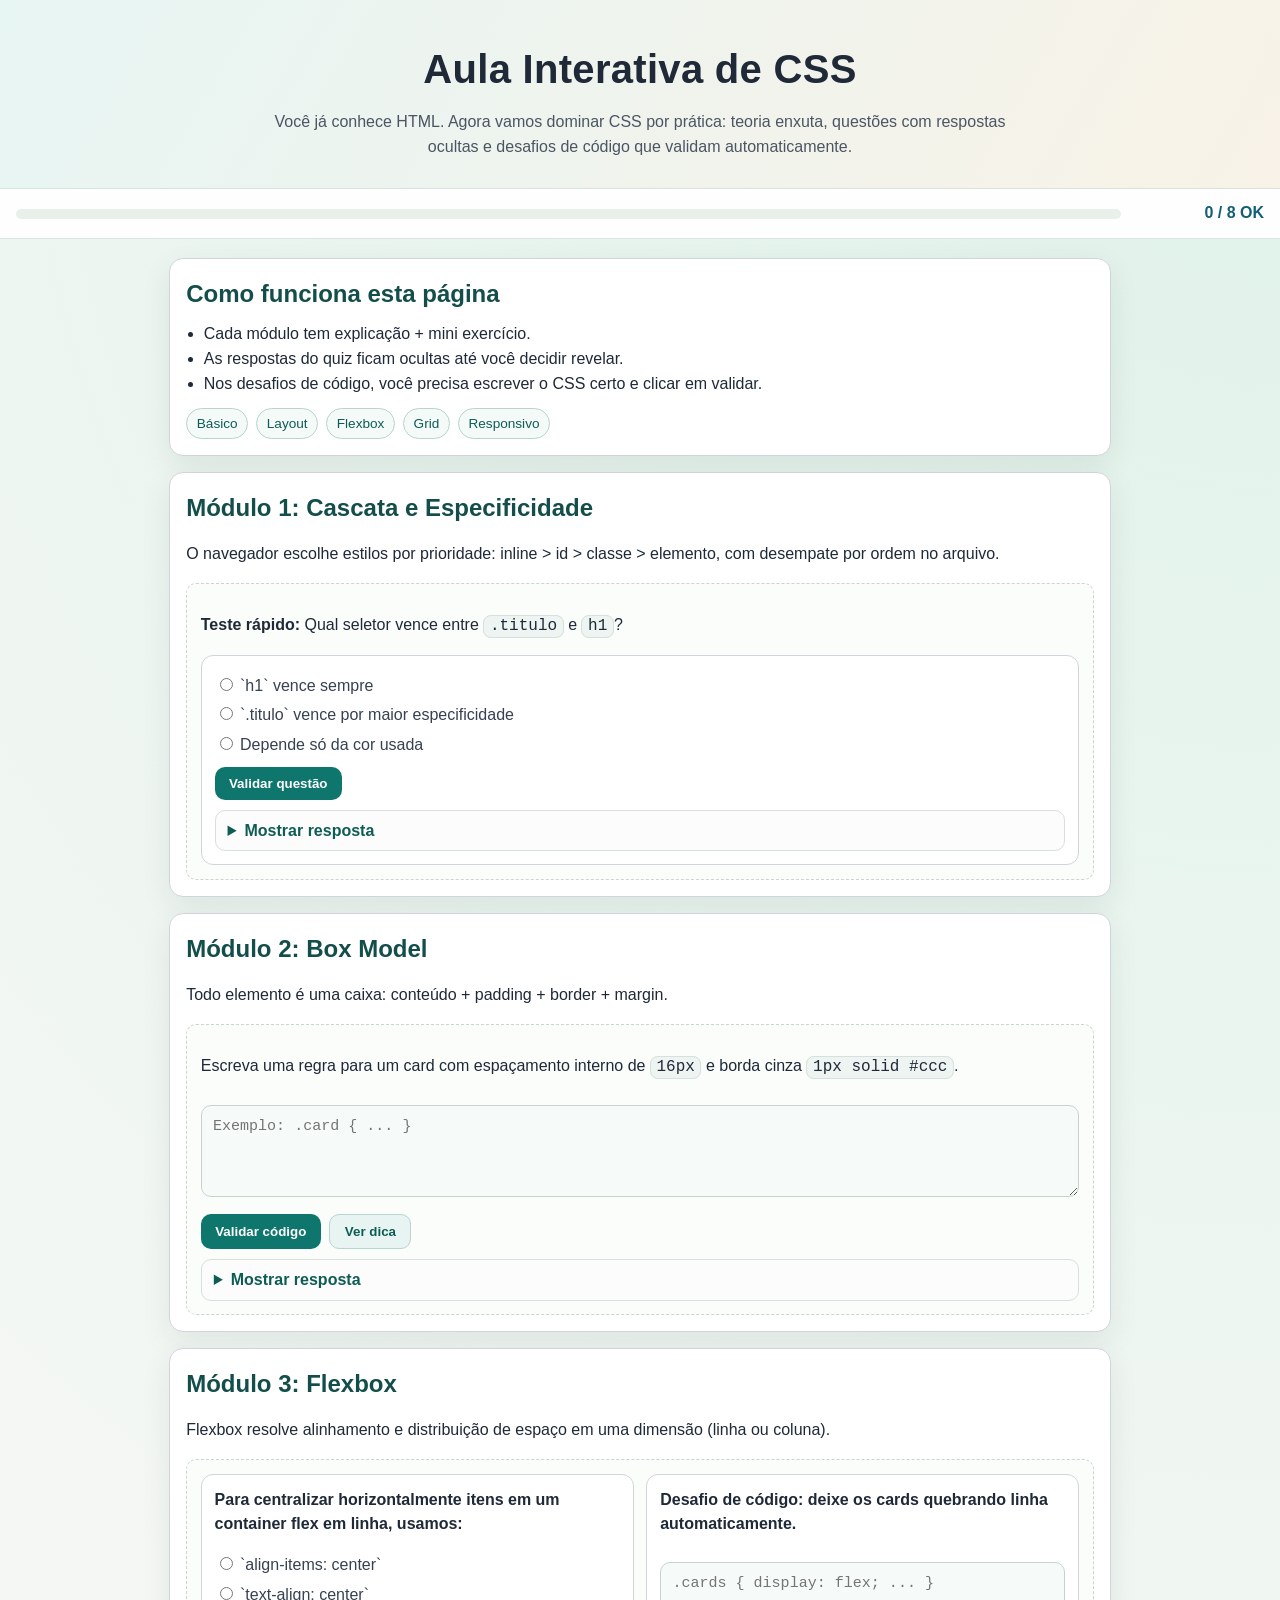
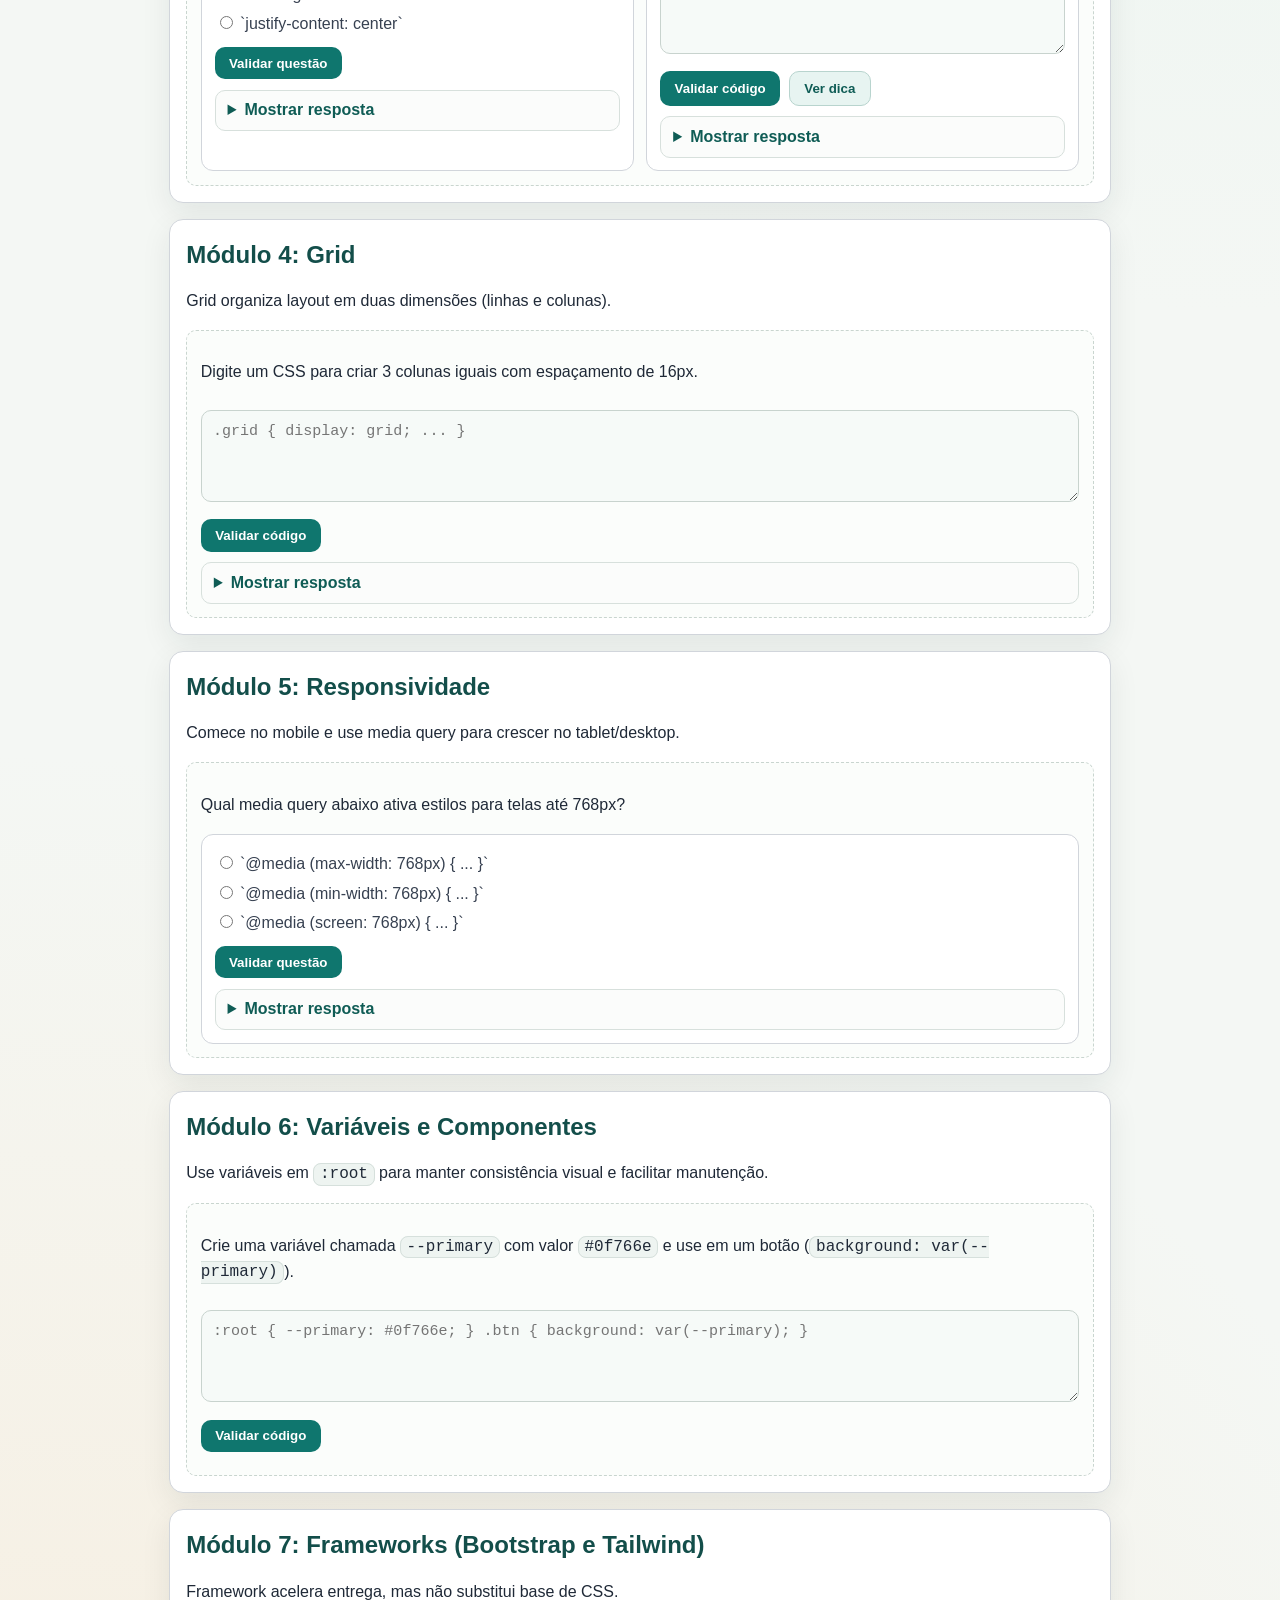
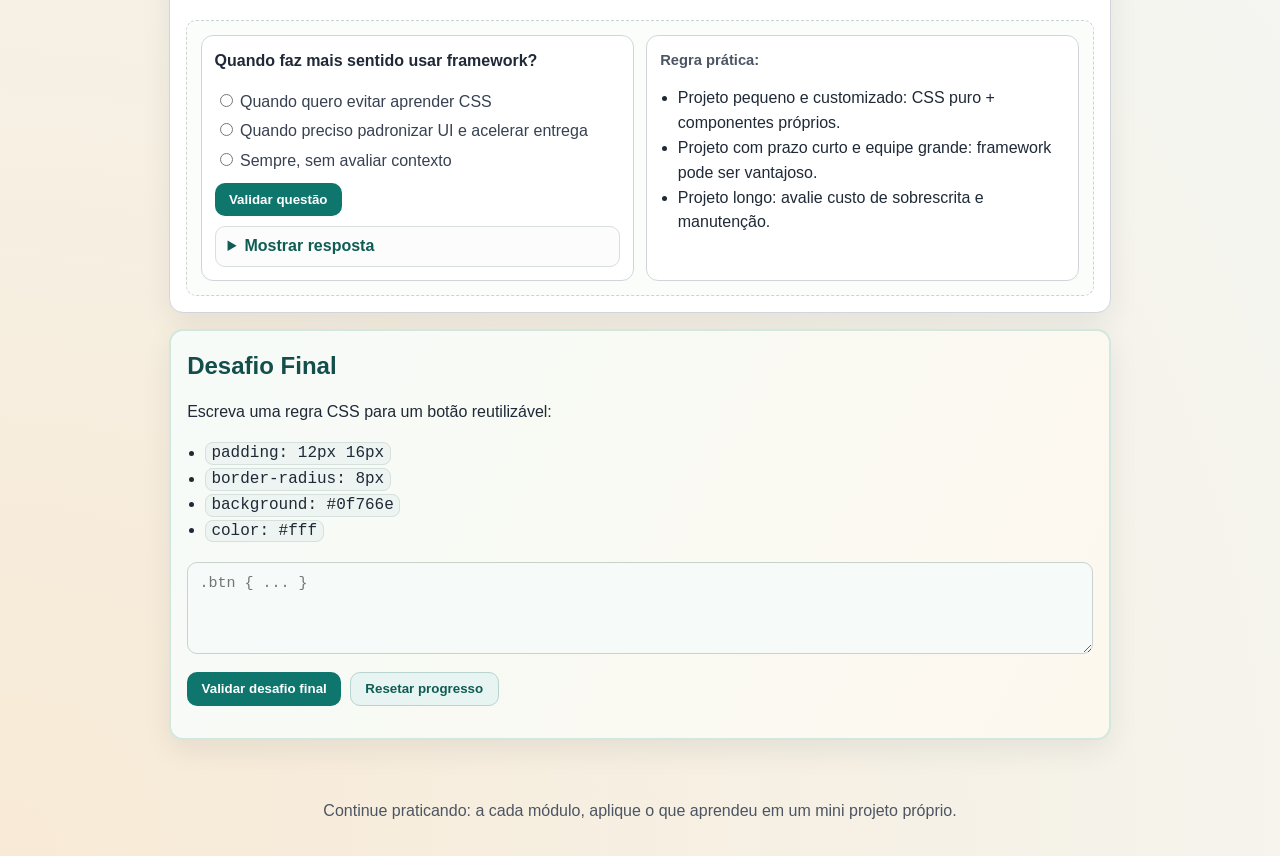
<file: aula-css-interativa.html>
﻿<!DOCTYPE html>
<html lang="pt-BR">
<head>
  <meta charset="UTF-8" />
  <meta name="viewport" content="width=device-width, initial-scale=1.0" />
  <title>Aula Interativa de CSS</title>
  <style>
    :root {
      --bg: #f4f7f4;
      --bg-soft: #e9efe9;
      --panel: #ffffff;
      --text: #1f2937;
      --muted: #4b5563;
      --brand: #0f766e;
      --brand-2: #155e75;
      --accent: #b45309;
      --danger: #b91c1c;
      --ok: #166534;
      --border: #d1d5db;
      --shadow: 0 10px 30px rgba(2, 44, 34, 0.08);
      --radius: 14px;
    }

    * {
      box-sizing: border-box;
    }

    body {
      margin: 0;
      font-family: "Trebuchet MS", "Segoe UI", sans-serif;
      color: var(--text);
      background:
        radial-gradient(circle at top right, #dff2ea 0%, transparent 45%),
        radial-gradient(circle at bottom left, #f8ead6 0%, transparent 40%),
        var(--bg);
      line-height: 1.55;
    }

    header {
      padding: 2.4rem 1.2rem 1.8rem;
      text-align: center;
      background: linear-gradient(120deg, #e7f5f3, #f8f2e7);
      border-bottom: 1px solid #d9e3de;
    }

    h1 {
      margin: 0;
      font-size: clamp(1.6rem, 3.2vw, 2.5rem);
      letter-spacing: 0.3px;
    }

    .subtitle {
      margin: 0.6rem auto 0;
      max-width: 760px;
      color: var(--muted);
    }

    .progress-wrap {
      position: sticky;
      top: 0;
      z-index: 20;
      display: flex;
      gap: 0.8rem;
      align-items: center;
      padding: 0.75rem 1rem;
      background: #fdfefd;
      border-bottom: 1px solid #dbe5df;
      backdrop-filter: blur(4px);
    }

    .progress-track {
      height: 10px;
      flex: 1;
      background: var(--bg-soft);
      border-radius: 999px;
      overflow: hidden;
    }

    .progress-bar {
      height: 100%;
      width: 0%;
      background: linear-gradient(90deg, var(--brand), var(--brand-2));
      transition: width 0.25s ease;
    }

    .progress-text {
      font-weight: 700;
      color: var(--brand-2);
      min-width: 130px;
      text-align: right;
    }

    main {
      max-width: 980px;
      margin: 0 auto;
      padding: 1.2rem;
    }

    .card {
      background: var(--panel);
      border: 1px solid var(--border);
      border-radius: var(--radius);
      box-shadow: var(--shadow);
      padding: 1rem;
      margin: 0 0 1rem;
    }

    .module-title {
      margin: 0 0 0.5rem;
      color: #134e4a;
    }

    .concepts {
      margin: 0.6rem 0;
      padding-left: 1.1rem;
    }

    .chip-row {
      display: flex;
      flex-wrap: wrap;
      gap: 0.5rem;
      margin-top: 0.7rem;
    }

    .chip {
      display: inline-block;
      padding: 0.25rem 0.6rem;
      border: 1px solid #b9d4ce;
      border-radius: 999px;
      font-size: 0.85rem;
      background: #f3faf8;
      color: #0f5c55;
    }

    .exercise {
      margin-top: 0.9rem;
      padding: 0.85rem;
      background: #fbfdfb;
      border: 1px dashed #c9d5cf;
      border-radius: 10px;
    }

    details {
      margin-top: 0.65rem;
      border: 1px solid #d7e0dc;
      border-radius: 10px;
      background: #fbfcfb;
      padding: 0.45rem 0.75rem;
    }

    summary {
      cursor: pointer;
      font-weight: 600;
      color: #0f5c55;
    }

    .quiz-grid {
      display: grid;
      grid-template-columns: repeat(auto-fit, minmax(250px, 1fr));
      gap: 0.8rem;
    }

    .quiz {
      border: 1px solid var(--border);
      border-radius: 12px;
      background: #ffffff;
      padding: 0.8rem;
    }

    .quiz p {
      margin-top: 0;
      font-weight: 600;
    }

    .quiz label {
      display: block;
      margin: 0.3rem 0;
      color: #374151;
    }

    .code-box {
      margin-top: 0.55rem;
      width: 100%;
      min-height: 92px;
      border: 1px solid #c8d3ce;
      border-radius: 10px;
      padding: 0.7rem;
      font-family: Consolas, "Courier New", monospace;
      font-size: 0.94rem;
      background: #f6faf8;
      resize: vertical;
    }

    .inline-code {
      font-family: Consolas, "Courier New", monospace;
      background: #eef4f1;
      border: 1px solid #d6e0dc;
      border-radius: 8px;
      padding: 0.08rem 0.35rem;
    }

    .actions {
      display: flex;
      gap: 0.55rem;
      flex-wrap: wrap;
      margin-top: 0.6rem;
    }

    button {
      border: 0;
      border-radius: 10px;
      padding: 0.55rem 0.9rem;
      font-weight: 700;
      cursor: pointer;
      transition: transform 0.12s ease, filter 0.15s ease;
    }

    button:hover {
      transform: translateY(-1px);
      filter: brightness(1.04);
    }

    .btn-primary {
      background: var(--brand);
      color: #fff;
    }

    .btn-soft {
      background: #e7f4f1;
      color: #0f5c55;
      border: 1px solid #b8d4ce;
    }

    .feedback {
      margin-top: 0.6rem;
      font-weight: 700;
    }

    .ok {
      color: var(--ok);
    }

    .wrong {
      color: var(--danger);
    }

    .final-panel {
      border: 2px solid #d2e7dd;
      background: linear-gradient(120deg, #f6fbf8, #fdf8ee);
    }

    .small {
      font-size: 0.92rem;
      color: #4b5563;
    }

    footer {
      text-align: center;
      padding: 1.5rem 1rem 2rem;
      color: #4b5563;
    }

    @media (max-width: 640px) {
      .progress-text {
        min-width: 95px;
        font-size: 0.9rem;
      }
    }
  </style>
</head>
<body>
  <header>
    <h1>Aula Interativa de CSS</h1>
    <p class="subtitle">
      Você já conhece HTML. Agora vamos dominar CSS por prática: teoria enxuta, questões com respostas ocultas e desafios de código que validam automaticamente.
    </p>
  </header>

  <section class="progress-wrap" aria-label="Barra de progresso">
    <div class="progress-track" aria-hidden="true">
      <div class="progress-bar" id="progressBar"></div>
    </div>
    <div class="progress-text" id="progressText">0 / 8 OK</div>
  </section>

  <main>
    <section class="card">
      <h2 class="module-title">Como funciona esta página</h2>
      <ul class="concepts">
        <li>Cada módulo tem explicação + mini exercício.</li>
        <li>As respostas do quiz ficam ocultas até você decidir revelar.</li>
        <li>Nos desafios de código, você precisa escrever o CSS certo e clicar em validar.</li>
      </ul>
      <div class="chip-row">
        <span class="chip">Básico</span>
        <span class="chip">Layout</span>
        <span class="chip">Flexbox</span>
        <span class="chip">Grid</span>
        <span class="chip">Responsivo</span>
      </div>
    </section>

    <section class="card" data-track="1">
      <h2 class="module-title">Módulo 1: Cascata e Especificidade</h2>
      <p>O navegador escolhe estilos por prioridade: inline > id > classe > elemento, com desempate por ordem no arquivo.</p>
      <div class="exercise">
        <p><strong>Teste rápido:</strong> Qual seletor vence entre <span class="inline-code">.titulo</span> e <span class="inline-code">h1</span>?</p>
        <div class="quiz" data-quiz="q1" data-answer="b">
          <label><input type="radio" name="q1" value="a" /> `h1` vence sempre</label>
          <label><input type="radio" name="q1" value="b" /> `.titulo` vence por maior especificidade</label>
          <label><input type="radio" name="q1" value="c" /> Depende só da cor usada</label>
          <div class="actions">
            <button class="btn-primary" type="button" onclick="checkQuiz('q1')">Validar questão</button>
          </div>
          <div class="feedback" id="fb-q1"></div>
          <details>
            <summary>Mostrar resposta</summary>
            <p>Resposta: <strong>B</strong>. Classe tem especificidade maior que seletor de elemento.</p>
          </details>
        </div>
      </div>
    </section>

    <section class="card" data-track="2">
      <h2 class="module-title">Módulo 2: Box Model</h2>
      <p>Todo elemento é uma caixa: conteúdo + padding + border + margin.</p>
      <div class="exercise">
        <p>Escreva uma regra para um card com espaçamento interno de <span class="inline-code">16px</span> e borda cinza <span class="inline-code">1px solid #ccc</span>.</p>
        <textarea id="code1" class="code-box" placeholder="Exemplo: .card { ... }"></textarea>
        <div class="actions">
          <button class="btn-primary" type="button" onclick="checkCode('code1', ['padding:16px','border:1pxsolid#ccc'], 'fb-code1')">Validar código</button>
          <button class="btn-soft" type="button" onclick="fillHint('code1', '.card {\n  padding: 16px;\n  border: 1px solid #ccc;\n}')">Ver dica</button>
        </div>
        <div class="feedback" id="fb-code1"></div>
        <details>
          <summary>Mostrar resposta</summary>
          <pre><code>.card {
  padding: 16px;
  border: 1px solid #ccc;
}</code></pre>
        </details>
      </div>
    </section>

    <section class="card" data-track="3">
      <h2 class="module-title">Módulo 3: Flexbox</h2>
      <p>Flexbox resolve alinhamento e distribuição de espaço em uma dimensão (linha ou coluna).</p>
      <div class="exercise quiz-grid">
        <div class="quiz" data-quiz="q2" data-answer="c">
          <p>Para centralizar horizontalmente itens em um container flex em linha, usamos:</p>
          <label><input type="radio" name="q2" value="a" /> `align-items: center`</label>
          <label><input type="radio" name="q2" value="b" /> `text-align: center`</label>
          <label><input type="radio" name="q2" value="c" /> `justify-content: center`</label>
          <div class="actions">
            <button class="btn-primary" type="button" onclick="checkQuiz('q2')">Validar questão</button>
          </div>
          <div class="feedback" id="fb-q2"></div>
          <details>
            <summary>Mostrar resposta</summary>
            <p>Resposta: <strong>C</strong>.</p>
          </details>
        </div>

        <div class="quiz">
          <p>Desafio de código: deixe os cards quebrando linha automaticamente.</p>
          <textarea id="code2" class="code-box" placeholder=".cards { display: flex; ... }"></textarea>
          <div class="actions">
            <button class="btn-primary" type="button" onclick="checkCode('code2', ['display:flex','flex-wrap:wrap'], 'fb-code2')">Validar código</button>
            <button class="btn-soft" type="button" onclick="fillHint('code2', '.cards {\n  display: flex;\n  flex-wrap: wrap;\n  gap: 12px;\n}')">Ver dica</button>
          </div>
          <div class="feedback" id="fb-code2"></div>
          <details>
            <summary>Mostrar resposta</summary>
            <pre><code>.cards {
  display: flex;
  flex-wrap: wrap;
  gap: 12px;
}</code></pre>
          </details>
        </div>
      </div>
    </section>

    <section class="card" data-track="4">
      <h2 class="module-title">Módulo 4: Grid</h2>
      <p>Grid organiza layout em duas dimensões (linhas e colunas).</p>
      <div class="exercise">
        <p>Digite um CSS para criar 3 colunas iguais com espaçamento de 16px.</p>
        <textarea id="code3" class="code-box" placeholder=".grid { display: grid; ... }"></textarea>
        <div class="actions">
          <button class="btn-primary" type="button" onclick="checkCode('code3', ['display:grid','grid-template-columns:repeat(3,1fr)','gap:16px'], 'fb-code3')">Validar código</button>
        </div>
        <div class="feedback" id="fb-code3"></div>
        <details>
          <summary>Mostrar resposta</summary>
          <pre><code>.grid {
  display: grid;
  grid-template-columns: repeat(3, 1fr);
  gap: 16px;
}</code></pre>
        </details>
      </div>
    </section>

    <section class="card" data-track="5">
      <h2 class="module-title">Módulo 5: Responsividade</h2>
      <p>Comece no mobile e use media query para crescer no tablet/desktop.</p>
      <div class="exercise">
        <p>Qual media query abaixo ativa estilos para telas até 768px?</p>
        <div class="quiz" data-quiz="q3" data-answer="a">
          <label><input type="radio" name="q3" value="a" /> `@media (max-width: 768px) { ... }`</label>
          <label><input type="radio" name="q3" value="b" /> `@media (min-width: 768px) { ... }`</label>
          <label><input type="radio" name="q3" value="c" /> `@media (screen: 768px) { ... }`</label>
          <div class="actions">
            <button class="btn-primary" type="button" onclick="checkQuiz('q3')">Validar questão</button>
          </div>
          <div class="feedback" id="fb-q3"></div>
          <details>
            <summary>Mostrar resposta</summary>
            <p>Resposta: <strong>A</strong>.</p>
          </details>
        </div>
      </div>
    </section>

    <section class="card" data-track="6">
      <h2 class="module-title">Módulo 6: Variáveis e Componentes</h2>
      <p>Use variáveis em <span class="inline-code">:root</span> para manter consistência visual e facilitar manutenção.</p>
      <div class="exercise">
        <p>Crie uma variável chamada <span class="inline-code">--primary</span> com valor <span class="inline-code">#0f766e</span> e use em um botão (<span class="inline-code">background: var(--primary)</span>).</p>
        <textarea id="code4" class="code-box" placeholder=":root { --primary: #0f766e; } .btn { background: var(--primary); }"></textarea>
        <div class="actions">
          <button class="btn-primary" type="button" onclick="checkCode('code4', ['--primary:#0f766e','background:var(--primary)'], 'fb-code4')">Validar código</button>
        </div>
        <div class="feedback" id="fb-code4"></div>
      </div>
    </section>

    <section class="card" data-track="7">
      <h2 class="module-title">Módulo 7: Frameworks (Bootstrap e Tailwind)</h2>
      <p>Framework acelera entrega, mas não substitui base de CSS.</p>
      <div class="exercise quiz-grid">
        <div class="quiz" data-quiz="q4" data-answer="b">
          <p>Quando faz mais sentido usar framework?</p>
          <label><input type="radio" name="q4" value="a" /> Quando quero evitar aprender CSS</label>
          <label><input type="radio" name="q4" value="b" /> Quando preciso padronizar UI e acelerar entrega</label>
          <label><input type="radio" name="q4" value="c" /> Sempre, sem avaliar contexto</label>
          <div class="actions">
            <button class="btn-primary" type="button" onclick="checkQuiz('q4')">Validar questão</button>
          </div>
          <div class="feedback" id="fb-q4"></div>
          <details>
            <summary>Mostrar resposta</summary>
            <p>Resposta: <strong>B</strong>.</p>
          </details>
        </div>

        <div class="quiz">
          <p class="small">Regra prática:</p>
          <ul class="concepts">
            <li>Projeto pequeno e customizado: CSS puro + componentes próprios.</li>
            <li>Projeto com prazo curto e equipe grande: framework pode ser vantajoso.</li>
            <li>Projeto longo: avalie custo de sobrescrita e manutenção.</li>
          </ul>
        </div>
      </div>
    </section>

    <section class="card final-panel" data-track="8">
      <h2 class="module-title">Desafio Final</h2>
      <p>Escreva uma regra CSS para um botão reutilizável:</p>
      <ul class="concepts">
        <li><span class="inline-code">padding: 12px 16px</span></li>
        <li><span class="inline-code">border-radius: 8px</span></li>
        <li><span class="inline-code">background: #0f766e</span></li>
        <li><span class="inline-code">color: #fff</span></li>
      </ul>
      <textarea id="code5" class="code-box" placeholder=".btn { ... }"></textarea>
      <div class="actions">
        <button class="btn-primary" type="button" onclick="checkCode('code5', ['padding:12px16px','border-radius:8px','background:#0f766e','color:#fff'], 'fb-code5')">Validar desafio final</button>
        <button class="btn-soft" type="button" onclick="resetProgress()">Resetar progresso</button>
      </div>
      <div class="feedback" id="fb-code5"></div>
      <p id="finalMessage" class="feedback"></p>
    </section>
  </main>

  <footer>
    Continue praticando: a cada módulo, aplique o que aprendeu em um mini projeto próprio.
  </footer>

  <script>
    const totalChecks = 8;
    const doneSet = new Set(JSON.parse(localStorage.getItem("cssLessonDone") || "[]"));

    function normalizeCss(input) {
      return input
        .toLowerCase()
        .replace(/\s+/g, "")
        .replace(/[;]+/g, ";")
        .replace(/;+}/g, "}")
        .trim();
    }

    function markDone(id) {
      doneSet.add(id);
      localStorage.setItem("cssLessonDone", JSON.stringify(Array.from(doneSet)));
      updateProgress();
    }

    function updateProgress() {
      const count = doneSet.size;
      const pct = Math.round((count / totalChecks) * 100);
      document.getElementById("progressBar").style.width = pct + "%";
      document.getElementById("progressText").textContent = `${count} / ${totalChecks} OK`;

      const finalMessage = document.getElementById("finalMessage");
      if (count === totalChecks) {
        finalMessage.textContent = "Parabéns. Você concluiu os desafios e está pronto para começar projetos reais em CSS.";
        finalMessage.className = "feedback ok";
      } else {
        finalMessage.textContent = "";
      }
    }

    function checkQuiz(name) {
      const container = document.querySelector(`[data-quiz=\"${name}\"]`);
      const expected = container.getAttribute("data-answer");
      const chosen = document.querySelector(`input[name=\"${name}\"]:checked`);
      const feedback = document.getElementById(`fb-${name}`);

      if (!chosen) {
        feedback.textContent = "Selecione uma alternativa antes de validar.";
        feedback.className = "feedback wrong";
        return;
      }

      if (chosen.value === expected) {
        feedback.textContent = "OK. Resposta correta.";
        feedback.className = "feedback ok";
        markDone(name);
      } else {
        feedback.textContent = "Ainda não. Revise o conceito e tente novamente.";
        feedback.className = "feedback wrong";
      }
    }

    function checkCode(textareaId, requiredTokens, feedbackId) {
      const raw = document.getElementById(textareaId).value;
      const cleaned = normalizeCss(raw);
      const feedback = document.getElementById(feedbackId);
      const missing = requiredTokens.filter(token => !cleaned.includes(token));

      if (missing.length === 0) {
        feedback.textContent = "OK. Código válido para este desafio.";
        feedback.className = "feedback ok";
        markDone(textareaId);
      } else {
        feedback.textContent = "Faltou: " + missing.join(" | ");
        feedback.className = "feedback wrong";
      }
    }

    function fillHint(id, text) {
      const el = document.getElementById(id);
      if (!el.value.trim()) {
        el.value = text;
      }
      el.focus();
    }

    function resetProgress() {
      doneSet.clear();
      localStorage.removeItem("cssLessonDone");
      updateProgress();
      document.querySelectorAll(".feedback").forEach(el => {
        if (el.id !== "finalMessage") {
          el.textContent = "";
          el.className = "feedback";
        }
      });
    }

    updateProgress();
  </script>
</body>
</html>
</file>
<file: syle2.css>
body {
    margin: 0;
    min-height: 100vh;
    background: linear-gradient(135deg, #181818 60%, #232b2b 100%);
    background-attachment: fixed;
    font-family: 'Georgia', 'Times New Roman', serif;
    color: #e0d8c3;
}

.container {
    background: rgba(24, 24, 24, 0.95);
    border: 2px solid #c9b037;
    border-radius: 12px;
    box-shadow: 0 0 24px 4px #000a, 0 0 0 4px #c9b03744 inset;
    padding: 32px 24px;
    margin: 32px auto;
    max-width: 900px;
}

.titulo1 {
    color: #c9b037;
    font-family: 'Georgia', 'Times New Roman', serif;
    font-size: 2.5rem;
    text-align: center;
    letter-spacing: 2px;
    text-shadow: 0 2px 8px #000, 0 0 2px #c9b03788;
    border-bottom: 2px solid #c9b037;
    margin-bottom: 0.5em;
    padding-bottom: 0.2em;
    background: none;
}

h2 {
    color: #bfa76a;
    font-family: 'Georgia', serif;
    text-align: center;
    margin-top: 0;
    margin-bottom: 1em;
    text-shadow: 0 1px 4px #000a;
}

.paragrafos {
    background: rgba(10, 10, 10, 0.85);
    color: #e0d8c3;
    font-style: italic;
    margin-top: 0;
    padding: 18px 18px 18px 18px;
    border-left: 4px solid #c9b037;
    border-radius: 8px;
    box-shadow: 0 2px 12px #000a;
    font-size: 1.1rem;
    line-height: 1.7;
}

.fotos {
    display: block;
    margin: 24px auto 0 auto;
    max-width: 90vw;
    max-height: 480px;
    border: 3px solid #c9b037;
    border-radius: 10px;
    box-shadow: 0 4px 32px #000c, 0 0 0 4px #c9b03733 inset;
    background: #181818;
}

footer {
    color: #bfa76a;
    text-align: center;
    font-size: 1rem;
    margin: 32px 0 0 0;
    padding: 12px 0 0 0;
    border-top: 1px solid #c9b03744;
    letter-spacing: 1px;
    background: none;
}
</file>
